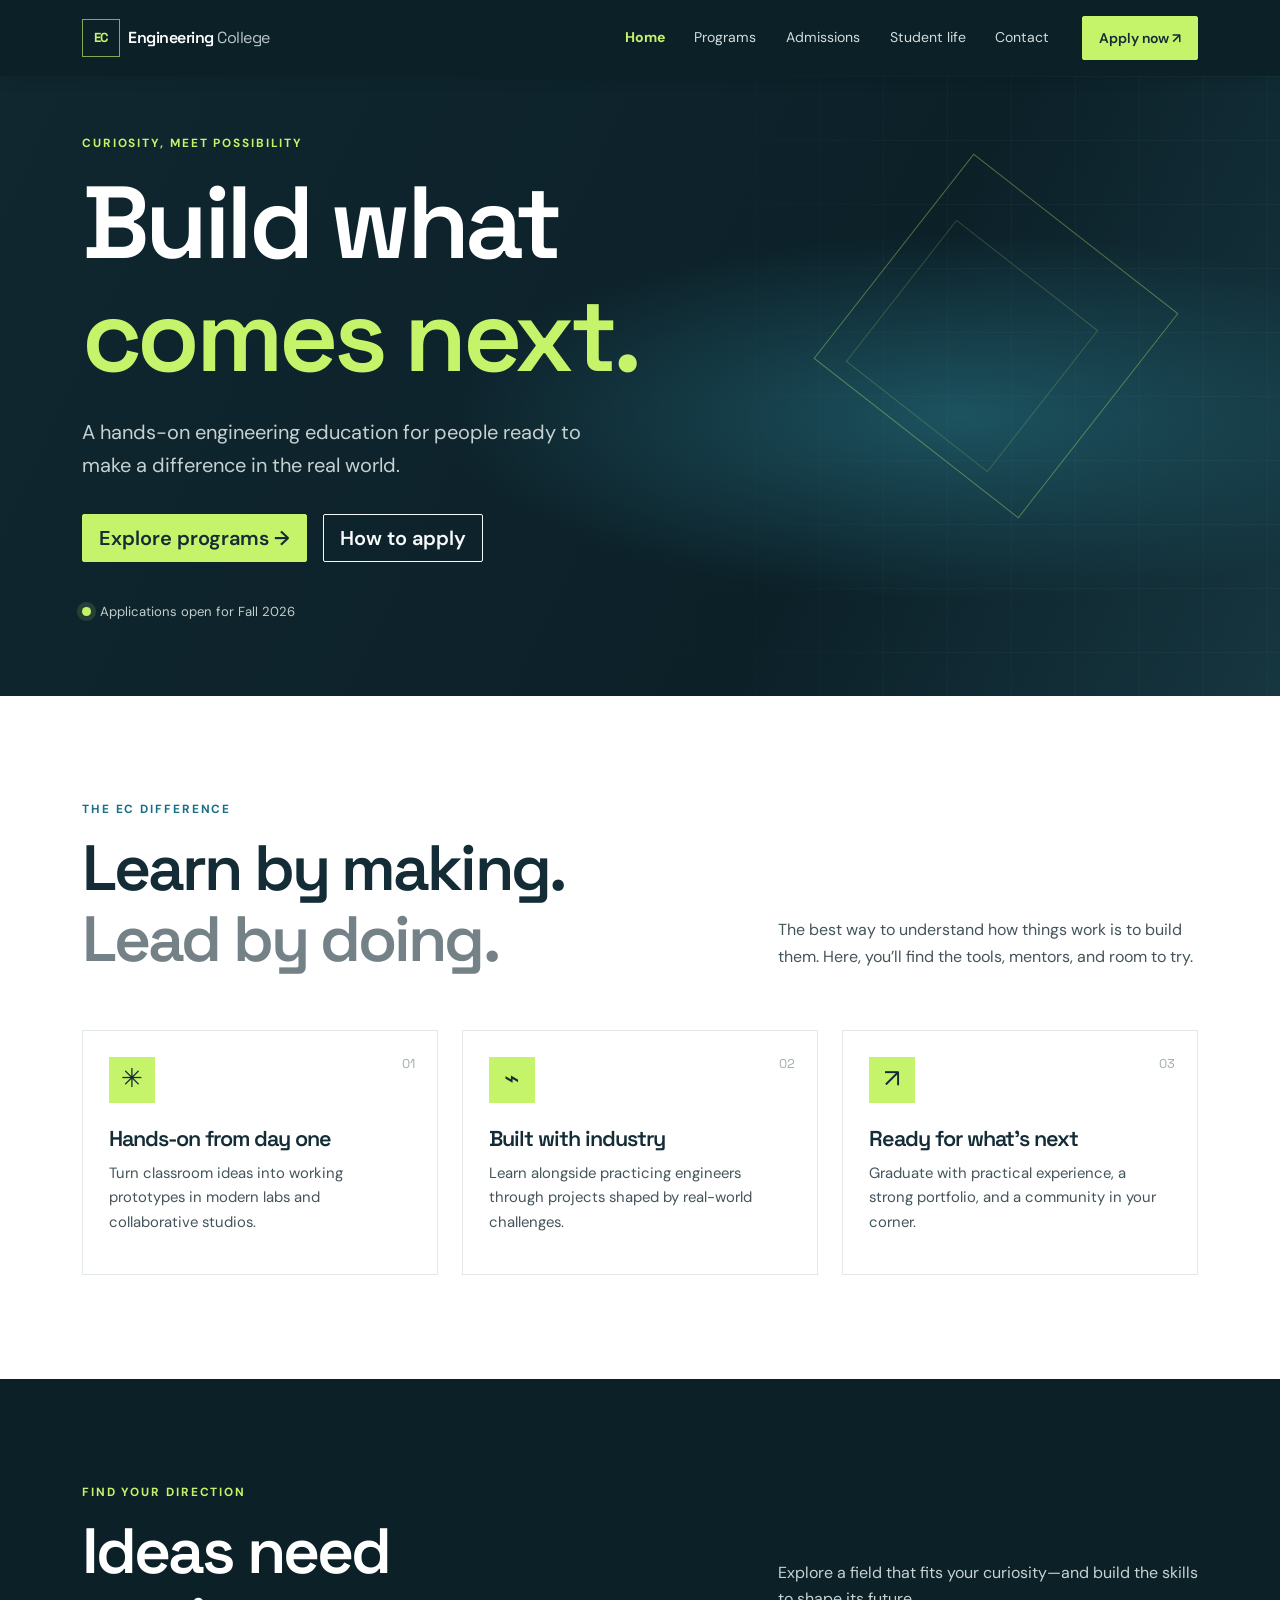
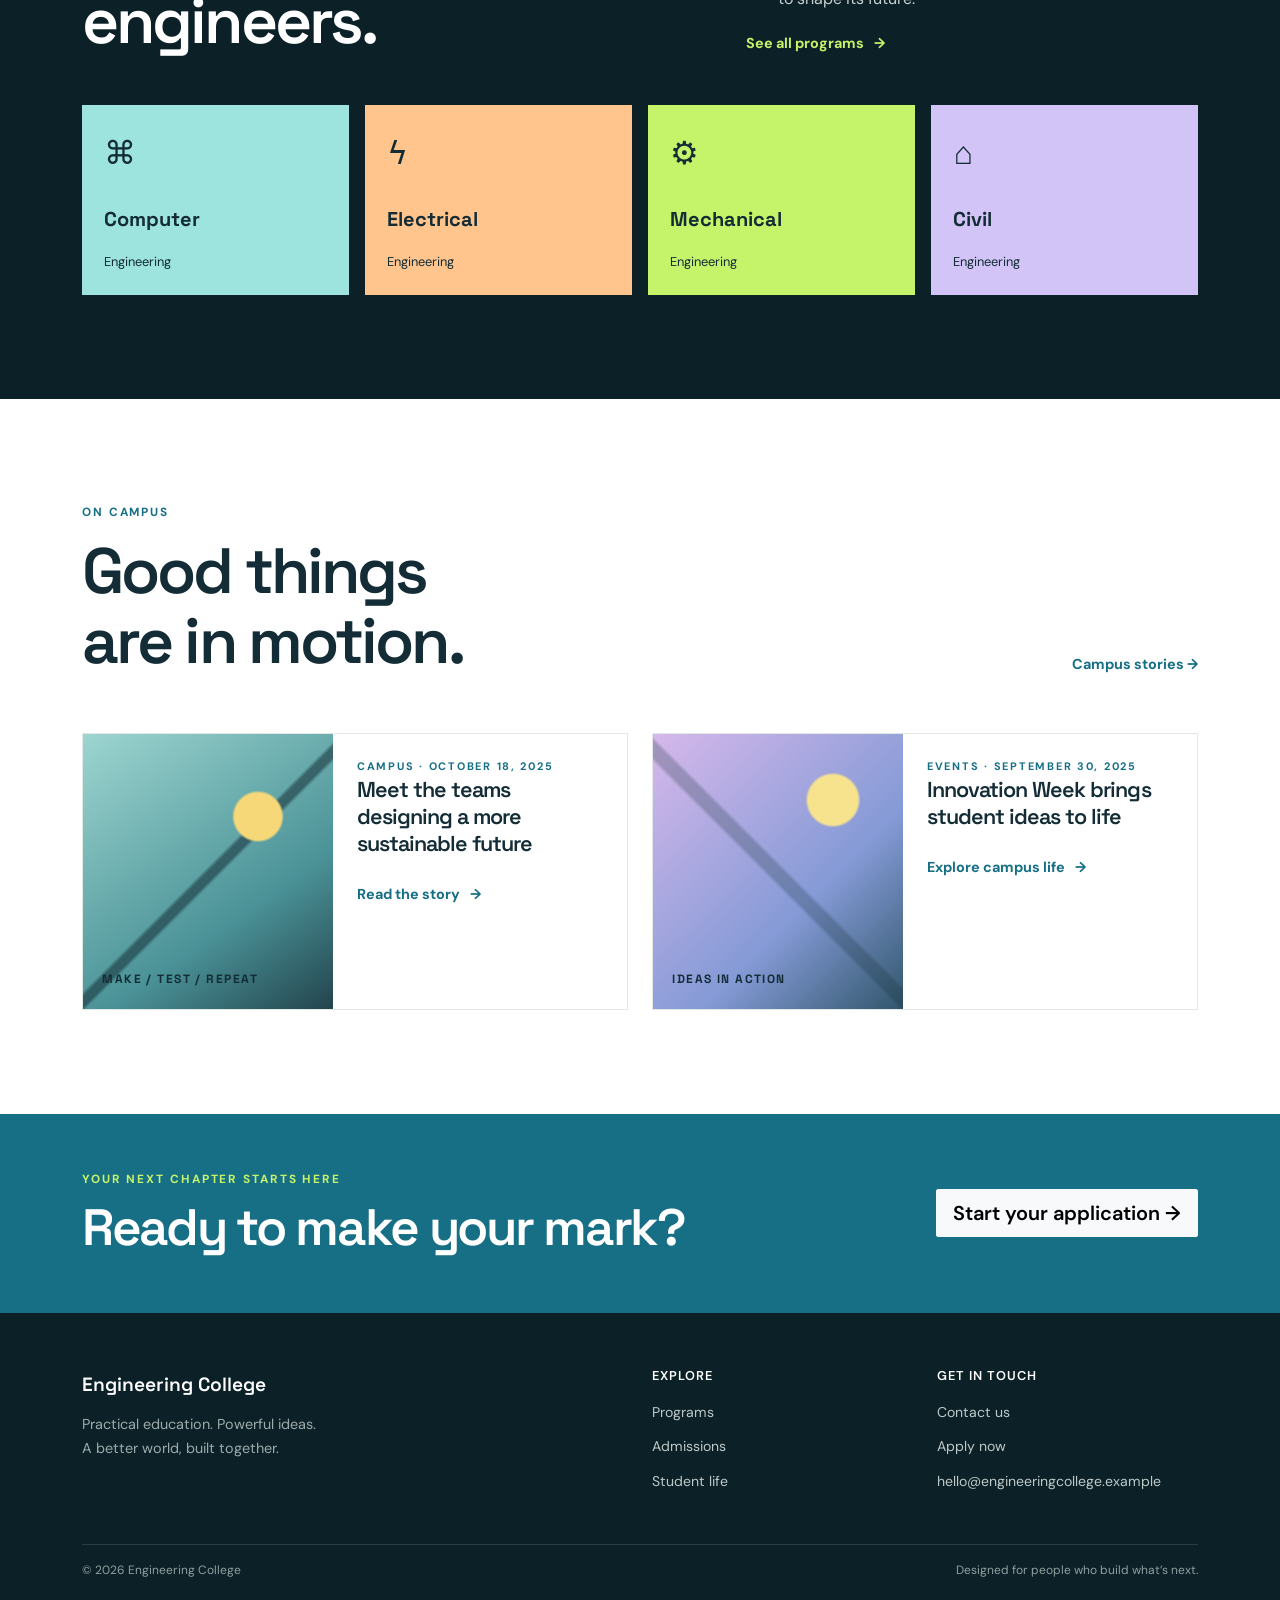
<file: index.html>
<!doctype html>
<html lang="en">
<head>
  <meta charset="utf-8">
  <meta name="viewport" content="width=device-width, initial-scale=1">
  <meta name="description" content="Build what comes next at Engineering College. Explore hands-on engineering programs, student life, and admissions.">
  <title>Engineering College | Build What Comes Next</title>
  <link href="https://cdn.jsdelivr.net/npm/bootstrap@5.3.3/dist/css/bootstrap.min.css" rel="stylesheet" integrity="sha384-QWTKZyjpPEjISv5WaRU9OFeRpok6YctnYmDr5pNlyT2bRjXh0JMhjY6hW+ALEwIH" crossorigin="anonymous">
  <link href="css/styles.css" rel="stylesheet">
  <script src="js/main.js" defer></script>
</head>
<body>
  <a class="skip-link" href="#main-content">Skip to main content</a>
  <header>
    <nav class="navbar navbar-expand-lg navbar-dark fixed-top site-navbar" aria-label="Main navigation">
      <div class="container">
        <a class="navbar-brand d-flex align-items-center gap-2" href="index.html" aria-label="Engineering College home">
          <span class="brand-mark" aria-hidden="true">EC</span><span>Engineering <span class="brand-light">College</span></span>
        </a>
        <button class="navbar-toggler" type="button" data-bs-toggle="collapse" data-bs-target="#siteNavigation" aria-controls="siteNavigation" aria-expanded="false" aria-label="Toggle navigation">
          <span class="navbar-toggler-icon"></span>
        </button>
        <div class="collapse navbar-collapse" id="siteNavigation">
          <ul class="navbar-nav ms-auto align-items-lg-center">
            <li class="nav-item"><a class="nav-link active" href="index.html" aria-current="page">Home</a></li>
            <li class="nav-item"><a class="nav-link" href="about.html">Programs</a></li>
            <li class="nav-item"><a class="nav-link" href="admissions.html">Admissions</a></li>
            <li class="nav-item"><a class="nav-link" href="student-life.html">Student life</a></li>
            <li class="nav-item"><a class="nav-link" href="contact.html">Contact</a></li>
            <li class="nav-item ms-lg-3"><a class="btn btn-primary btn-sm nav-cta" href="register.html">Apply now <span aria-hidden="true">↗</span></a></li>
          </ul>
        </div>
      </div>
    </nav>
  </header>
  <main id="main-content">
    <section class="hero hero-home" aria-labelledby="home-heading">
      <div class="container hero-content">
        <p class="eyebrow text-accent">Curiosity, meet possibility</p>
        <h1 id="home-heading">Build what<br><span class="text-accent">comes next.</span></h1>
        <p class="hero-lead">A hands-on engineering education for people ready to make a difference in the real world.</p>
        <div class="d-flex flex-wrap gap-3">
          <a class="btn btn-primary btn-lg" href="about.html">Explore programs <span aria-hidden="true">→</span></a>
          <a class="btn btn-outline-light btn-lg" href="admissions.html">How to apply</a>
        </div>
        <div class="hero-note"><span class="hero-note-dot" aria-hidden="true"></span> Applications open for Fall 2026</div>
      </div>
      <div class="hero-shape hero-shape-one" aria-hidden="true"></div>
      <div class="hero-shape hero-shape-two" aria-hidden="true"></div>
      <div class="hero-grid" aria-hidden="true"></div>
    </section>

    <section class="section-padding" aria-labelledby="why-heading">
      <div class="container">
        <div class="section-heading d-md-flex justify-content-between align-items-end">
          <div><p class="eyebrow">The EC difference</p><h2 id="why-heading">Learn by making.<br><span class="text-muted-custom">Lead by doing.</span></h2></div>
          <p class="section-intro">The best way to understand how things work is to build them. Here, you’ll find the tools, mentors, and room to try.</p>
        </div>
        <div class="row g-4 mt-2">
          <div class="col-md-4"><article class="feature-card"><span class="feature-number">01</span><div class="feature-icon" aria-hidden="true">✳</div><h3>Hands-on from day one</h3><p>Turn classroom ideas into working prototypes in modern labs and collaborative studios.</p></article></div>
          <div class="col-md-4"><article class="feature-card"><span class="feature-number">02</span><div class="feature-icon" aria-hidden="true">⌁</div><h3>Built with industry</h3><p>Learn alongside practicing engineers through projects shaped by real-world challenges.</p></article></div>
          <div class="col-md-4"><article class="feature-card"><span class="feature-number">03</span><div class="feature-icon" aria-hidden="true">↗</div><h3>Ready for what’s next</h3><p>Graduate with practical experience, a strong portfolio, and a community in your corner.</p></article></div>
        </div>
      </div>
    </section>

    <section class="program-band section-padding" aria-labelledby="program-band-heading">
      <div class="container">
        <div class="section-heading d-md-flex justify-content-between align-items-end">
          <div><p class="eyebrow text-accent">Find your direction</p><h2 id="program-band-heading">Ideas need<br>engineers.</h2></div>
          <div><p class="section-intro">Explore a field that fits your curiosity—and build the skills to shape its future.</p><a class="text-link" href="about.html">See all programs <span aria-hidden="true">→</span></a></div>
        </div>
        <div class="row g-3 mt-4">
          <div class="col-6 col-lg-3"><a class="discipline-card discipline-cyan" href="about.html#computer"><span aria-hidden="true">⌘</span><strong>Computer</strong><small>Engineering</small></a></div>
          <div class="col-6 col-lg-3"><a class="discipline-card discipline-orange" href="about.html#electrical"><span aria-hidden="true">ϟ</span><strong>Electrical</strong><small>Engineering</small></a></div>
          <div class="col-6 col-lg-3"><a class="discipline-card discipline-lime" href="about.html#mechanical"><span aria-hidden="true">⚙</span><strong>Mechanical</strong><small>Engineering</small></a></div>
          <div class="col-6 col-lg-3"><a class="discipline-card discipline-purple" href="about.html#civil"><span aria-hidden="true">⌂</span><strong>Civil</strong><small>Engineering</small></a></div>
        </div>
      </div>
    </section>

    <section class="section-padding" aria-labelledby="news-heading">
      <div class="container">
        <div class="section-heading d-flex justify-content-between align-items-end">
          <div><p class="eyebrow">On campus</p><h2 id="news-heading">Good things<br>are in motion.</h2></div>
          <a class="text-link d-none d-sm-inline" href="student-life.html">Campus stories <span aria-hidden="true">→</span></a>
        </div>
        <div class="row g-4 mt-2">
          <div class="col-md-6"><article class="news-card news-card-feature"><div class="news-art news-art-lab" role="img" aria-label="Abstract illustration of an engineering workshop"><span>MAKE / TEST / REPEAT</span></div><div class="news-card-body"><p class="eyebrow">Campus · October 18, 2025</p><h3>Meet the teams designing a more sustainable future</h3><a class="text-link" href="student-life.html">Read the story <span aria-hidden="true">→</span></a></div></article></div>
          <div class="col-md-6"><article class="news-card news-card-feature"><div class="news-art news-art-event" role="img" aria-label="Abstract illustration celebrating a campus innovation event"><span>IDEAS IN ACTION</span></div><div class="news-card-body"><p class="eyebrow">Events · September 30, 2025</p><h3>Innovation Week brings student ideas to life</h3><a class="text-link" href="student-life.html">Explore campus life <span aria-hidden="true">→</span></a></div></article></div>
        </div>
      </div>
    </section>
    <section class="cta-band" aria-labelledby="cta-heading"><div class="container d-md-flex justify-content-between align-items-center"><div><p class="eyebrow text-accent">Your next chapter starts here</p><h2 id="cta-heading">Ready to make your mark?</h2></div><a class="btn btn-light btn-lg" href="register.html">Start your application <span aria-hidden="true">→</span></a></div></section>
  </main>
  <footer class="site-footer"><div class="container"><div class="row gy-4"><div class="col-md-6"><a class="footer-brand" href="index.html">Engineering College</a><p class="footer-copy">Practical education. Powerful ideas.<br>A better world, built together.</p></div><div class="col-6 col-md-3"><h2 class="footer-title">Explore</h2><ul class="footer-links"><li><a href="about.html">Programs</a></li><li><a href="admissions.html">Admissions</a></li><li><a href="student-life.html">Student life</a></li></ul></div><div class="col-6 col-md-3"><h2 class="footer-title">Get in touch</h2><ul class="footer-links"><li><a href="contact.html">Contact us</a></li><li><a href="register.html">Apply now</a></li><li><a href="mailto:hello@engineeringcollege.example">hello@engineeringcollege.example</a></li></ul></div></div><div class="footer-bottom"><span>© <span data-current-year>2026</span> Engineering College</span><span>Designed for people who build what’s next.</span></div></div></footer>
  <script src="https://cdn.jsdelivr.net/npm/bootstrap@5.3.3/dist/js/bootstrap.bundle.min.js" integrity="sha384-YvpcrYf0tY3lHB60NNkmXc5s9fDVZLESaAA55NDzOxhy9GkcIdslK1eN7N6jIeHz" crossorigin="anonymous"></script>
</body>
</html>
</file>
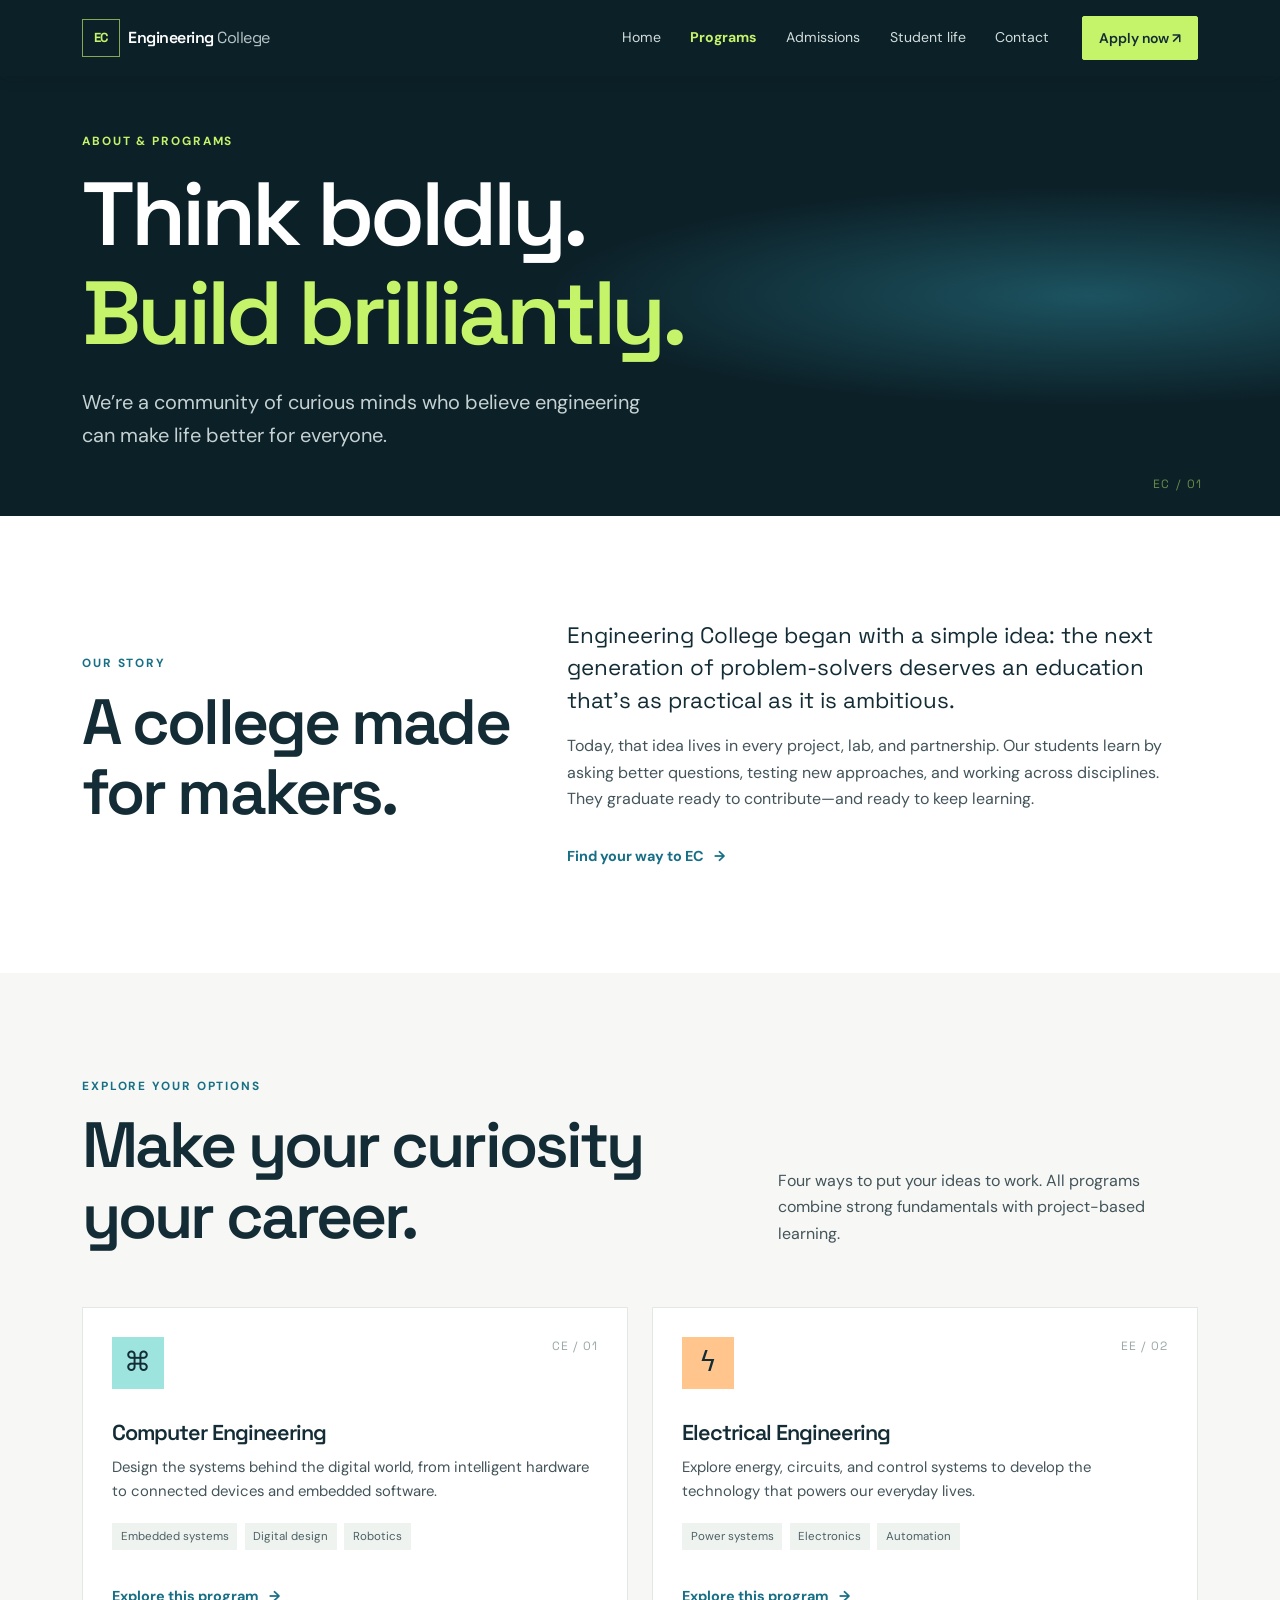
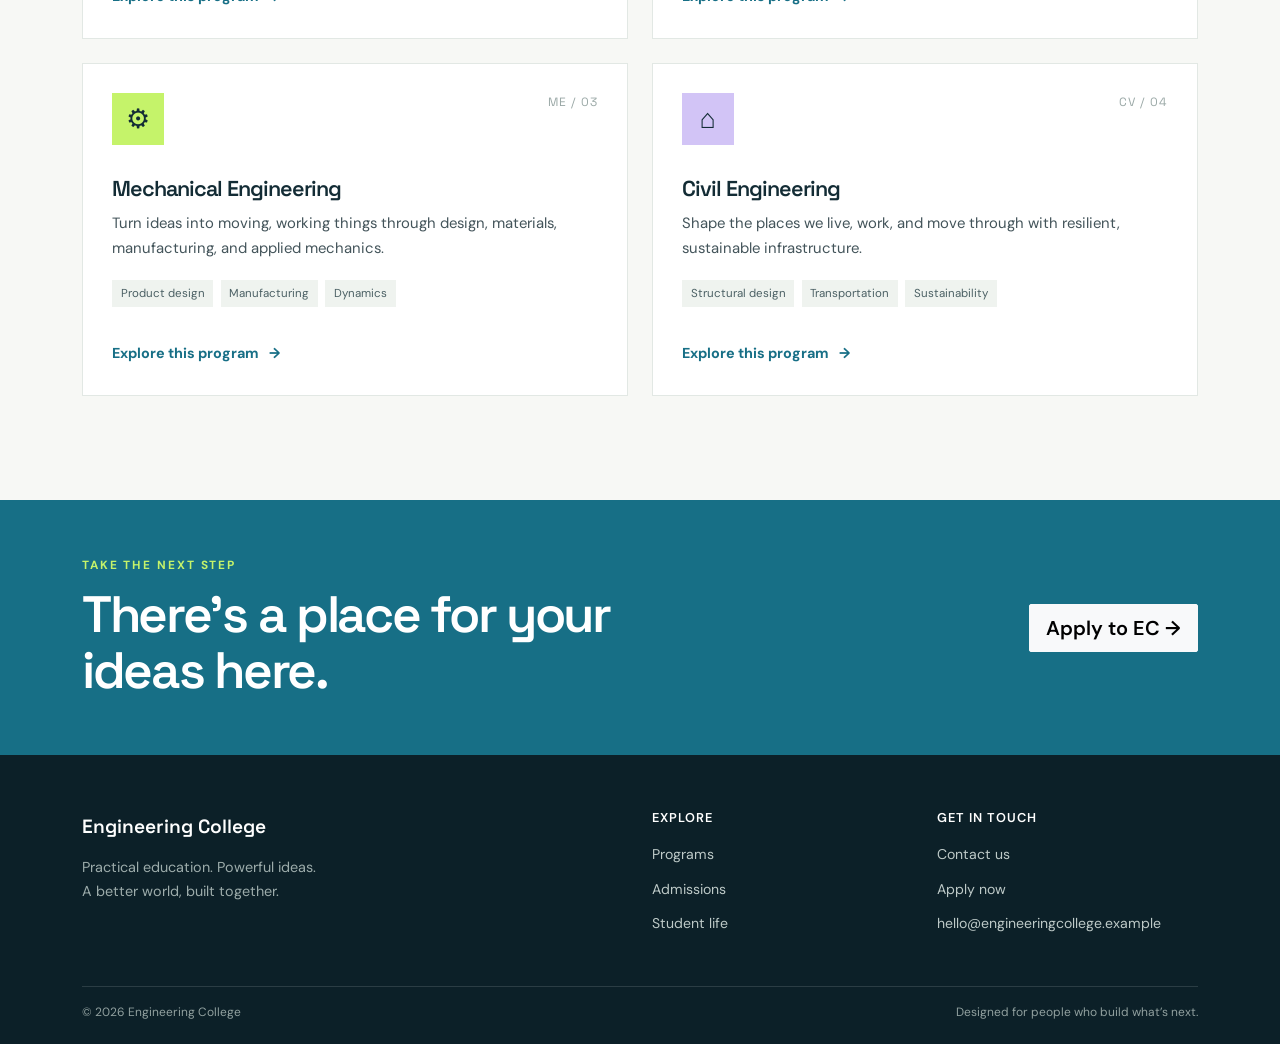
<file: about.html>
<!doctype html>
<html lang="en">
<head>
  <meta charset="utf-8">
  <meta name="viewport" content="width=device-width, initial-scale=1">
  <meta name="description" content="Discover Engineering College's story and explore hands-on engineering programs in computer, electrical, mechanical, and civil engineering.">
  <title>Programs & About | Engineering College</title>
  <link href="https://cdn.jsdelivr.net/npm/bootstrap@5.3.3/dist/css/bootstrap.min.css" rel="stylesheet" integrity="sha384-QWTKZyjpPEjISv5WaRU9OFeRpok6YctnYmDr5pNlyT2bRjXh0JMhjY6hW+ALEwIH" crossorigin="anonymous">
  <link href="css/styles.css" rel="stylesheet"><script src="js/main.js" defer></script>
</head>
<body>
  <a class="skip-link" href="#main-content">Skip to main content</a>
  <header><nav class="navbar navbar-expand-lg navbar-dark fixed-top site-navbar" aria-label="Main navigation"><div class="container"><a class="navbar-brand d-flex align-items-center gap-2" href="index.html" aria-label="Engineering College home"><span class="brand-mark" aria-hidden="true">EC</span><span>Engineering <span class="brand-light">College</span></span></a><button class="navbar-toggler" type="button" data-bs-toggle="collapse" data-bs-target="#siteNavigation" aria-controls="siteNavigation" aria-expanded="false" aria-label="Toggle navigation"><span class="navbar-toggler-icon"></span></button><div class="collapse navbar-collapse" id="siteNavigation"><ul class="navbar-nav ms-auto align-items-lg-center"><li class="nav-item"><a class="nav-link" href="index.html">Home</a></li><li class="nav-item"><a class="nav-link active" href="about.html" aria-current="page">Programs</a></li><li class="nav-item"><a class="nav-link" href="admissions.html">Admissions</a></li><li class="nav-item"><a class="nav-link" href="student-life.html">Student life</a></li><li class="nav-item"><a class="nav-link" href="contact.html">Contact</a></li><li class="nav-item ms-lg-3"><a class="btn btn-primary btn-sm nav-cta" href="register.html">Apply now <span aria-hidden="true">↗</span></a></li></ul></div></div></nav></header>
  <main id="main-content">
    <section class="page-hero" aria-labelledby="page-heading"><div class="container"><p class="eyebrow text-accent">About &amp; programs</p><h1 id="page-heading">Think boldly.<br><span class="text-accent">Build brilliantly.</span></h1><p class="hero-lead">We’re a community of curious minds who believe engineering can make life better for everyone.</p></div><div class="page-hero-mark" aria-hidden="true">EC / 01</div></section>
    <section class="section-padding" aria-labelledby="story-heading"><div class="container"><div class="row g-5 align-items-center"><div class="col-lg-5"><p class="eyebrow">Our story</p><h2 id="story-heading">A college made<br>for makers.</h2></div><div class="col-lg-7"><p class="story-lead">Engineering College began with a simple idea: the next generation of problem-solvers deserves an education that’s as practical as it is ambitious.</p><p>Today, that idea lives in every project, lab, and partnership. Our students learn by asking better questions, testing new approaches, and working across disciplines. They graduate ready to contribute—and ready to keep learning.</p><a class="text-link" href="admissions.html">Find your way to EC <span aria-hidden="true">→</span></a></div></div></div></section>
    <section class="programs-section section-padding" aria-labelledby="programs-heading"><div class="container"><div class="section-heading d-md-flex justify-content-between align-items-end"><div><p class="eyebrow">Explore your options</p><h2 id="programs-heading">Make your curiosity<br>your career.</h2></div><p class="section-intro">Four ways to put your ideas to work. All programs combine strong fundamentals with project-based learning.</p></div>
      <div class="row g-4 mt-2">
        <div class="col-md-6"><article class="program-card" id="computer"><div class="program-card-top"><span class="program-icon icon-cyan" aria-hidden="true">⌘</span><span class="program-code">CE / 01</span></div><h3>Computer Engineering</h3><p>Design the systems behind the digital world, from intelligent hardware to connected devices and embedded software.</p><ul class="program-tags"><li>Embedded systems</li><li>Digital design</li><li>Robotics</li></ul><a href="register.html?program=computer" class="text-link">Explore this program <span aria-hidden="true">→</span></a></article></div>
        <div class="col-md-6"><article class="program-card" id="electrical"><div class="program-card-top"><span class="program-icon icon-orange" aria-hidden="true">ϟ</span><span class="program-code">EE / 02</span></div><h3>Electrical Engineering</h3><p>Explore energy, circuits, and control systems to develop the technology that powers our everyday lives.</p><ul class="program-tags"><li>Power systems</li><li>Electronics</li><li>Automation</li></ul><a href="register.html?program=electrical" class="text-link">Explore this program <span aria-hidden="true">→</span></a></article></div>
        <div class="col-md-6"><article class="program-card" id="mechanical"><div class="program-card-top"><span class="program-icon icon-lime" aria-hidden="true">⚙</span><span class="program-code">ME / 03</span></div><h3>Mechanical Engineering</h3><p>Turn ideas into moving, working things through design, materials, manufacturing, and applied mechanics.</p><ul class="program-tags"><li>Product design</li><li>Manufacturing</li><li>Dynamics</li></ul><a href="register.html?program=mechanical" class="text-link">Explore this program <span aria-hidden="true">→</span></a></article></div>
        <div class="col-md-6"><article class="program-card" id="civil"><div class="program-card-top"><span class="program-icon icon-purple" aria-hidden="true">⌂</span><span class="program-code">CV / 04</span></div><h3>Civil Engineering</h3><p>Shape the places we live, work, and move through with resilient, sustainable infrastructure.</p><ul class="program-tags"><li>Structural design</li><li>Transportation</li><li>Sustainability</li></ul><a href="register.html?program=civil" class="text-link">Explore this program <span aria-hidden="true">→</span></a></article></div>
      </div>
    </div></section>
    <section class="cta-band" aria-labelledby="cta-heading"><div class="container d-md-flex justify-content-between align-items-center"><div><p class="eyebrow text-accent">Take the next step</p><h2 id="cta-heading">There’s a place for your ideas here.</h2></div><a class="btn btn-light btn-lg" href="register.html">Apply to EC <span aria-hidden="true">→</span></a></div></section>
  </main>
  <footer class="site-footer"><div class="container"><div class="row gy-4"><div class="col-md-6"><a class="footer-brand" href="index.html">Engineering College</a><p class="footer-copy">Practical education. Powerful ideas.<br>A better world, built together.</p></div><div class="col-6 col-md-3"><h2 class="footer-title">Explore</h2><ul class="footer-links"><li><a href="about.html">Programs</a></li><li><a href="admissions.html">Admissions</a></li><li><a href="student-life.html">Student life</a></li></ul></div><div class="col-6 col-md-3"><h2 class="footer-title">Get in touch</h2><ul class="footer-links"><li><a href="contact.html">Contact us</a></li><li><a href="register.html">Apply now</a></li><li><a href="mailto:hello@engineeringcollege.example">hello@engineeringcollege.example</a></li></ul></div></div><div class="footer-bottom"><span>© <span data-current-year>2026</span> Engineering College</span><span>Designed for people who build what’s next.</span></div></div></footer>
  <script src="https://cdn.jsdelivr.net/npm/bootstrap@5.3.3/dist/js/bootstrap.bundle.min.js" integrity="sha384-YvpcrYf0tY3lHB60NNkmXc5s9fDVZLESaAA55NDzOxhy9GkcIdslK1eN7N6jIeHz" crossorigin="anonymous"></script>
</body>
</html>
</file>
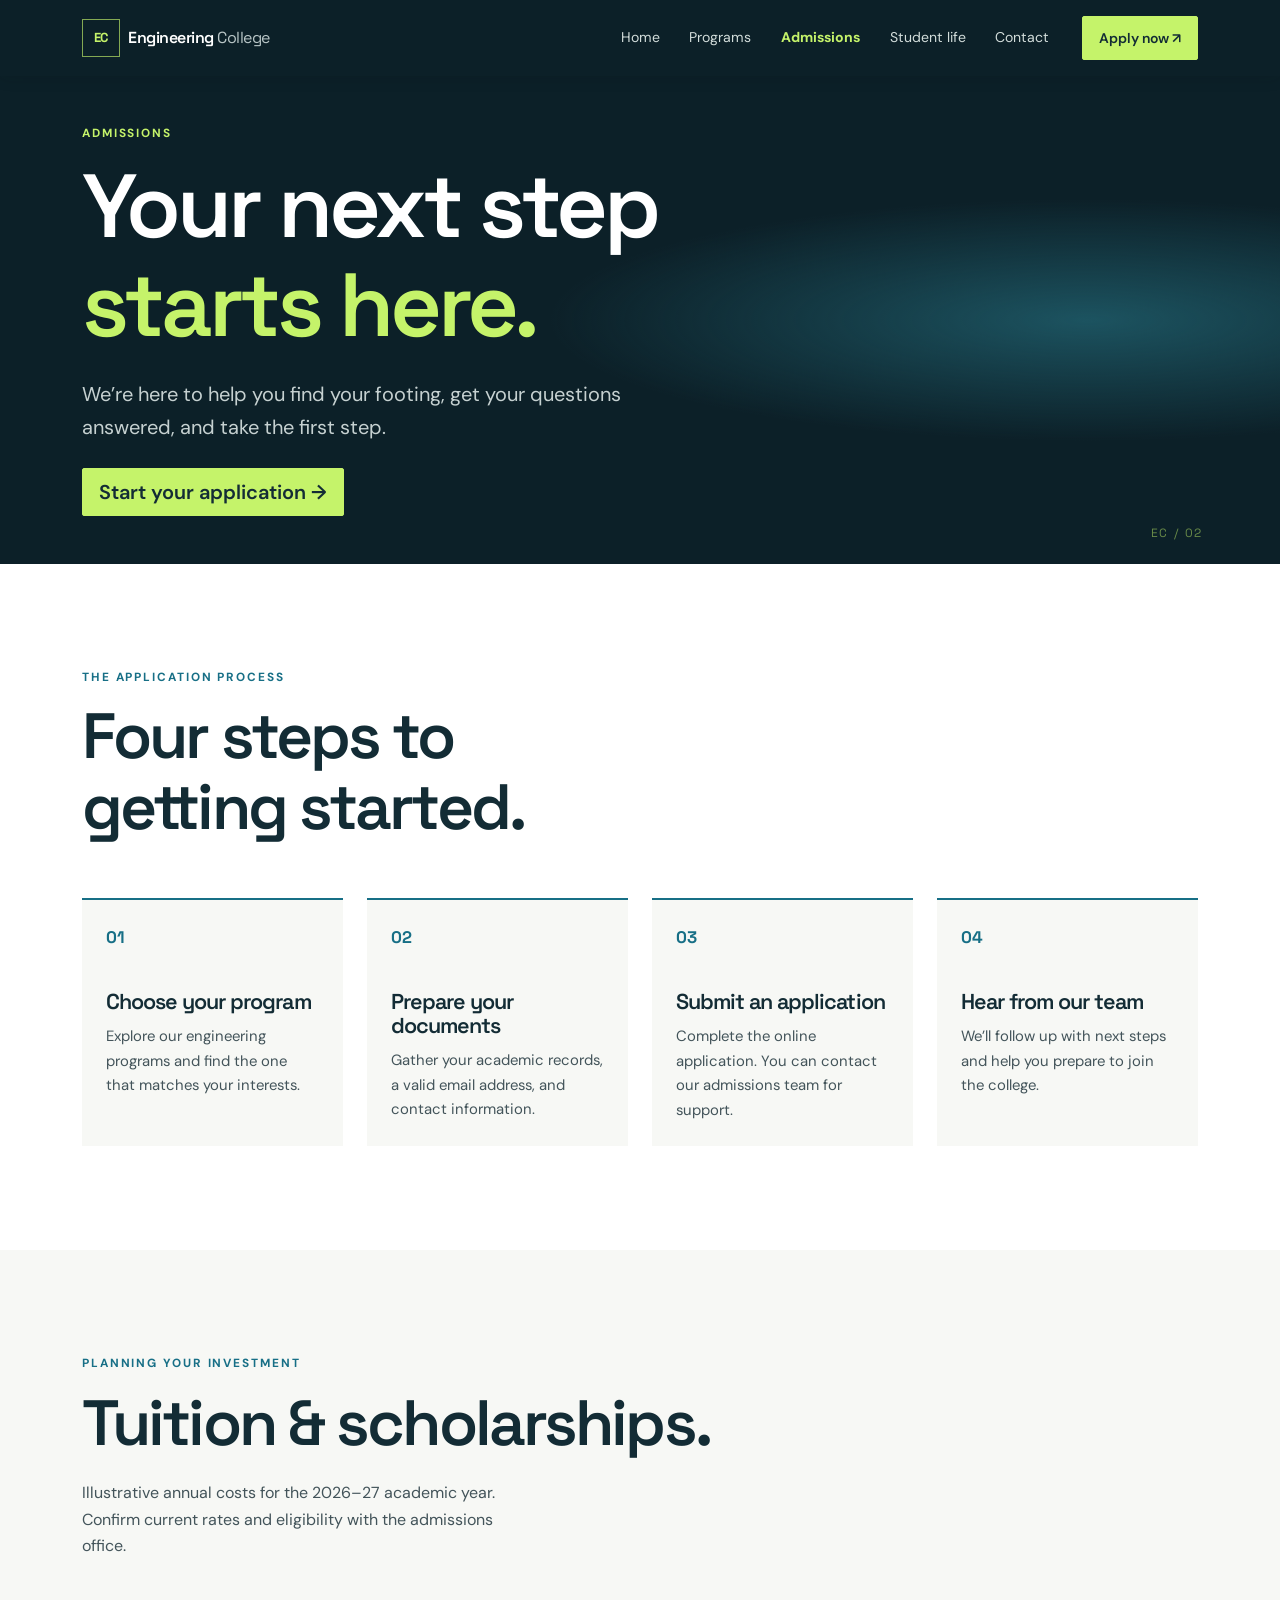
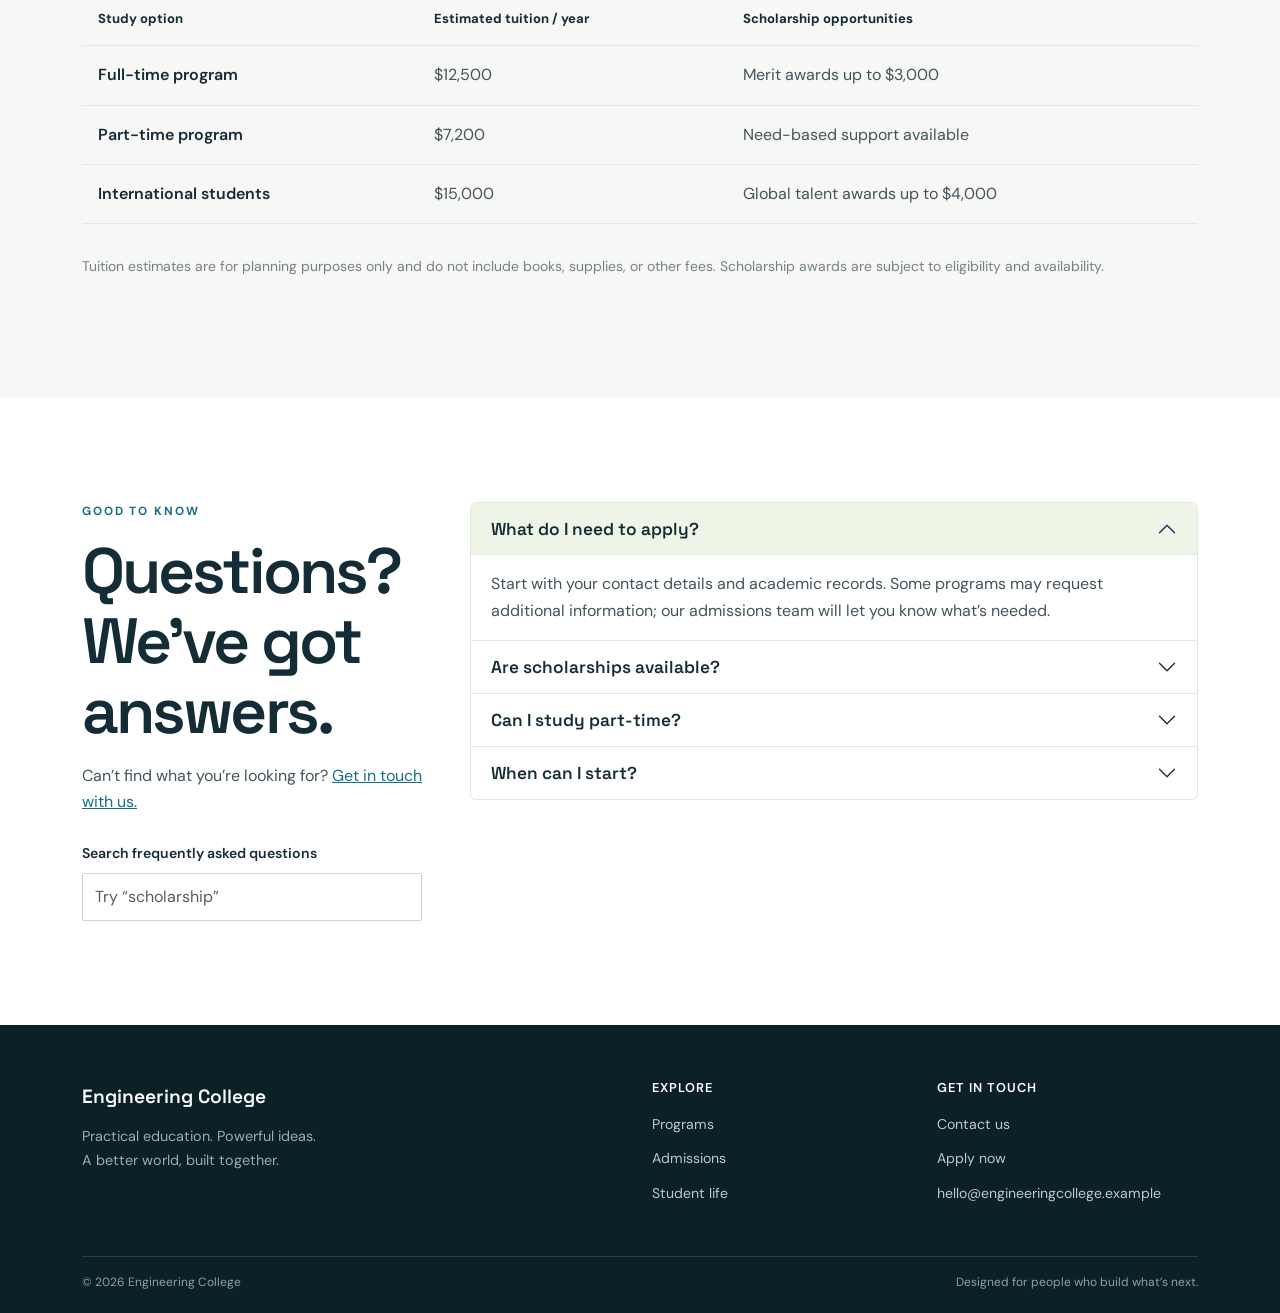
<file: admissions.html>
<!doctype html>
<html lang="en">
<head>
  <meta charset="utf-8"><meta name="viewport" content="width=device-width, initial-scale=1">
  <meta name="description" content="Learn about applying to Engineering College, admission requirements, tuition, scholarships, and frequently asked questions.">
  <title>Admissions | Engineering College</title>
  <link href="https://cdn.jsdelivr.net/npm/bootstrap@5.3.3/dist/css/bootstrap.min.css" rel="stylesheet" integrity="sha384-QWTKZyjpPEjISv5WaRU9OFeRpok6YctnYmDr5pNlyT2bRjXh0JMhjY6hW+ALEwIH" crossorigin="anonymous">
  <link href="css/styles.css" rel="stylesheet"><script src="js/main.js" defer></script>
</head>
<body>
  <a class="skip-link" href="#main-content">Skip to main content</a>
  <header><nav class="navbar navbar-expand-lg navbar-dark fixed-top site-navbar" aria-label="Main navigation"><div class="container"><a class="navbar-brand d-flex align-items-center gap-2" href="index.html" aria-label="Engineering College home"><span class="brand-mark" aria-hidden="true">EC</span><span>Engineering <span class="brand-light">College</span></span></a><button class="navbar-toggler" type="button" data-bs-toggle="collapse" data-bs-target="#siteNavigation" aria-controls="siteNavigation" aria-expanded="false" aria-label="Toggle navigation"><span class="navbar-toggler-icon"></span></button><div class="collapse navbar-collapse" id="siteNavigation"><ul class="navbar-nav ms-auto align-items-lg-center"><li class="nav-item"><a class="nav-link" href="index.html">Home</a></li><li class="nav-item"><a class="nav-link" href="about.html">Programs</a></li><li class="nav-item"><a class="nav-link active" href="admissions.html" aria-current="page">Admissions</a></li><li class="nav-item"><a class="nav-link" href="student-life.html">Student life</a></li><li class="nav-item"><a class="nav-link" href="contact.html">Contact</a></li><li class="nav-item ms-lg-3"><a class="btn btn-primary btn-sm nav-cta" href="register.html">Apply now <span aria-hidden="true">↗</span></a></li></ul></div></div></nav></header>
  <main id="main-content">
    <section class="page-hero" aria-labelledby="page-heading"><div class="container"><p class="eyebrow text-accent">Admissions</p><h1 id="page-heading">Your next step<br><span class="text-accent">starts here.</span></h1><p class="hero-lead">We’re here to help you find your footing, get your questions answered, and take the first step.</p><a class="btn btn-primary btn-lg mt-3" href="register.html">Start your application <span aria-hidden="true">→</span></a></div><div class="page-hero-mark" aria-hidden="true">EC / 02</div></section>
    <section class="section-padding" aria-labelledby="steps-heading"><div class="container"><div class="section-heading"><p class="eyebrow">The application process</p><h2 id="steps-heading">Four steps to<br>getting started.</h2></div><div class="row g-4 mt-2"><div class="col-sm-6 col-lg-3"><article class="step-card"><span class="step-number">01</span><h3>Choose your program</h3><p>Explore our engineering programs and find the one that matches your interests.</p></article></div><div class="col-sm-6 col-lg-3"><article class="step-card"><span class="step-number">02</span><h3>Prepare your documents</h3><p>Gather your academic records, a valid email address, and contact information.</p></article></div><div class="col-sm-6 col-lg-3"><article class="step-card"><span class="step-number">03</span><h3>Submit an application</h3><p>Complete the online application. You can contact our admissions team for support.</p></article></div><div class="col-sm-6 col-lg-3"><article class="step-card"><span class="step-number">04</span><h3>Hear from our team</h3><p>We’ll follow up with next steps and help you prepare to join the college.</p></article></div></div></div></section>
    <section class="tuition-section section-padding" aria-labelledby="tuition-heading"><div class="container"><div class="section-heading"><p class="eyebrow">Planning your investment</p><h2 id="tuition-heading">Tuition &amp; scholarships.</h2><p class="section-intro">Illustrative annual costs for the 2026–27 academic year. Confirm current rates and eligibility with the admissions office.</p></div><div class="table-responsive mt-4"><table class="table tuition-table"><caption class="visually-hidden">Estimated annual tuition and scholarships for 2026–27</caption><thead><tr><th scope="col">Study option</th><th scope="col">Estimated tuition / year</th><th scope="col">Scholarship opportunities</th></tr></thead><tbody><tr><th scope="row">Full-time program</th><td>$12,500</td><td>Merit awards up to $3,000</td></tr><tr><th scope="row">Part-time program</th><td>$7,200</td><td>Need-based support available</td></tr><tr><th scope="row">International students</th><td>$15,000</td><td>Global talent awards up to $4,000</td></tr></tbody></table></div><p class="small text-muted-custom mt-3">Tuition estimates are for planning purposes only and do not include books, supplies, or other fees. Scholarship awards are subject to eligibility and availability.</p></div></section>
    <section class="section-padding" aria-labelledby="faq-heading"><div class="container"><div class="row g-5"><div class="col-lg-4"><p class="eyebrow">Good to know</p><h2 id="faq-heading">Questions?<br>We’ve got answers.</h2><p class="mt-3">Can’t find what you’re looking for? <a href="contact.html">Get in touch with us.</a></p><div class="mt-4"><label class="form-label" for="faqSearch">Search frequently asked questions</label><input id="faqSearch" class="form-control" type="search" placeholder="Try “scholarship”" aria-controls="admissionsFaq"></div></div><div class="col-lg-8"><div class="accordion faq-accordion" id="admissionsFaq">
      <div class="accordion-item faq-item"><h3 class="accordion-header"><button class="accordion-button" type="button" data-bs-toggle="collapse" data-bs-target="#faqOne" aria-expanded="true" aria-controls="faqOne">What do I need to apply?</button></h3><div id="faqOne" class="accordion-collapse collapse show" data-bs-parent="#admissionsFaq"><div class="accordion-body">Start with your contact details and academic records. Some programs may request additional information; our admissions team will let you know what’s needed.</div></div></div>
      <div class="accordion-item faq-item"><h3 class="accordion-header"><button class="accordion-button collapsed" type="button" data-bs-toggle="collapse" data-bs-target="#faqTwo" aria-expanded="false" aria-controls="faqTwo">Are scholarships available?</button></h3><div id="faqTwo" class="accordion-collapse collapse" data-bs-parent="#admissionsFaq"><div class="accordion-body">Yes. Merit-based and need-based opportunities may be available. Awards depend on eligibility, funding, and the application cycle.</div></div></div>
      <div class="accordion-item faq-item"><h3 class="accordion-header"><button class="accordion-button collapsed" type="button" data-bs-toggle="collapse" data-bs-target="#faqThree" aria-expanded="false" aria-controls="faqThree">Can I study part-time?</button></h3><div id="faqThree" class="accordion-collapse collapse" data-bs-parent="#admissionsFaq"><div class="accordion-body">Selected programs offer part-time study options. Contact our admissions team to discuss schedules and program availability.</div></div></div>
      <div class="accordion-item faq-item"><h3 class="accordion-header"><button class="accordion-button collapsed" type="button" data-bs-toggle="collapse" data-bs-target="#faqFour" aria-expanded="false" aria-controls="faqFour">When can I start?</button></h3><div id="faqFour" class="accordion-collapse collapse" data-bs-parent="#admissionsFaq"><div class="accordion-body">The main intake is Fall 2026. Ask admissions about application dates and availability for your chosen program.</div></div></div>
    </div><p id="faqNoResults" class="text-muted-custom mt-3" role="status" hidden>No questions match that search.</p></div></div></div></section>
  </main>
  <footer class="site-footer"><div class="container"><div class="row gy-4"><div class="col-md-6"><a class="footer-brand" href="index.html">Engineering College</a><p class="footer-copy">Practical education. Powerful ideas.<br>A better world, built together.</p></div><div class="col-6 col-md-3"><h2 class="footer-title">Explore</h2><ul class="footer-links"><li><a href="about.html">Programs</a></li><li><a href="admissions.html">Admissions</a></li><li><a href="student-life.html">Student life</a></li></ul></div><div class="col-6 col-md-3"><h2 class="footer-title">Get in touch</h2><ul class="footer-links"><li><a href="contact.html">Contact us</a></li><li><a href="register.html">Apply now</a></li><li><a href="mailto:hello@engineeringcollege.example">hello@engineeringcollege.example</a></li></ul></div></div><div class="footer-bottom"><span>© <span data-current-year>2026</span> Engineering College</span><span>Designed for people who build what’s next.</span></div></div></footer>
  <script src="https://cdn.jsdelivr.net/npm/bootstrap@5.3.3/dist/js/bootstrap.bundle.min.js" integrity="sha384-YvpcrYf0tY3lHB60NNkmXc5s9fDVZLESaAA55NDzOxhy9GkcIdslK1eN7N6jIeHz" crossorigin="anonymous"></script>
</body>
</html>
</file>
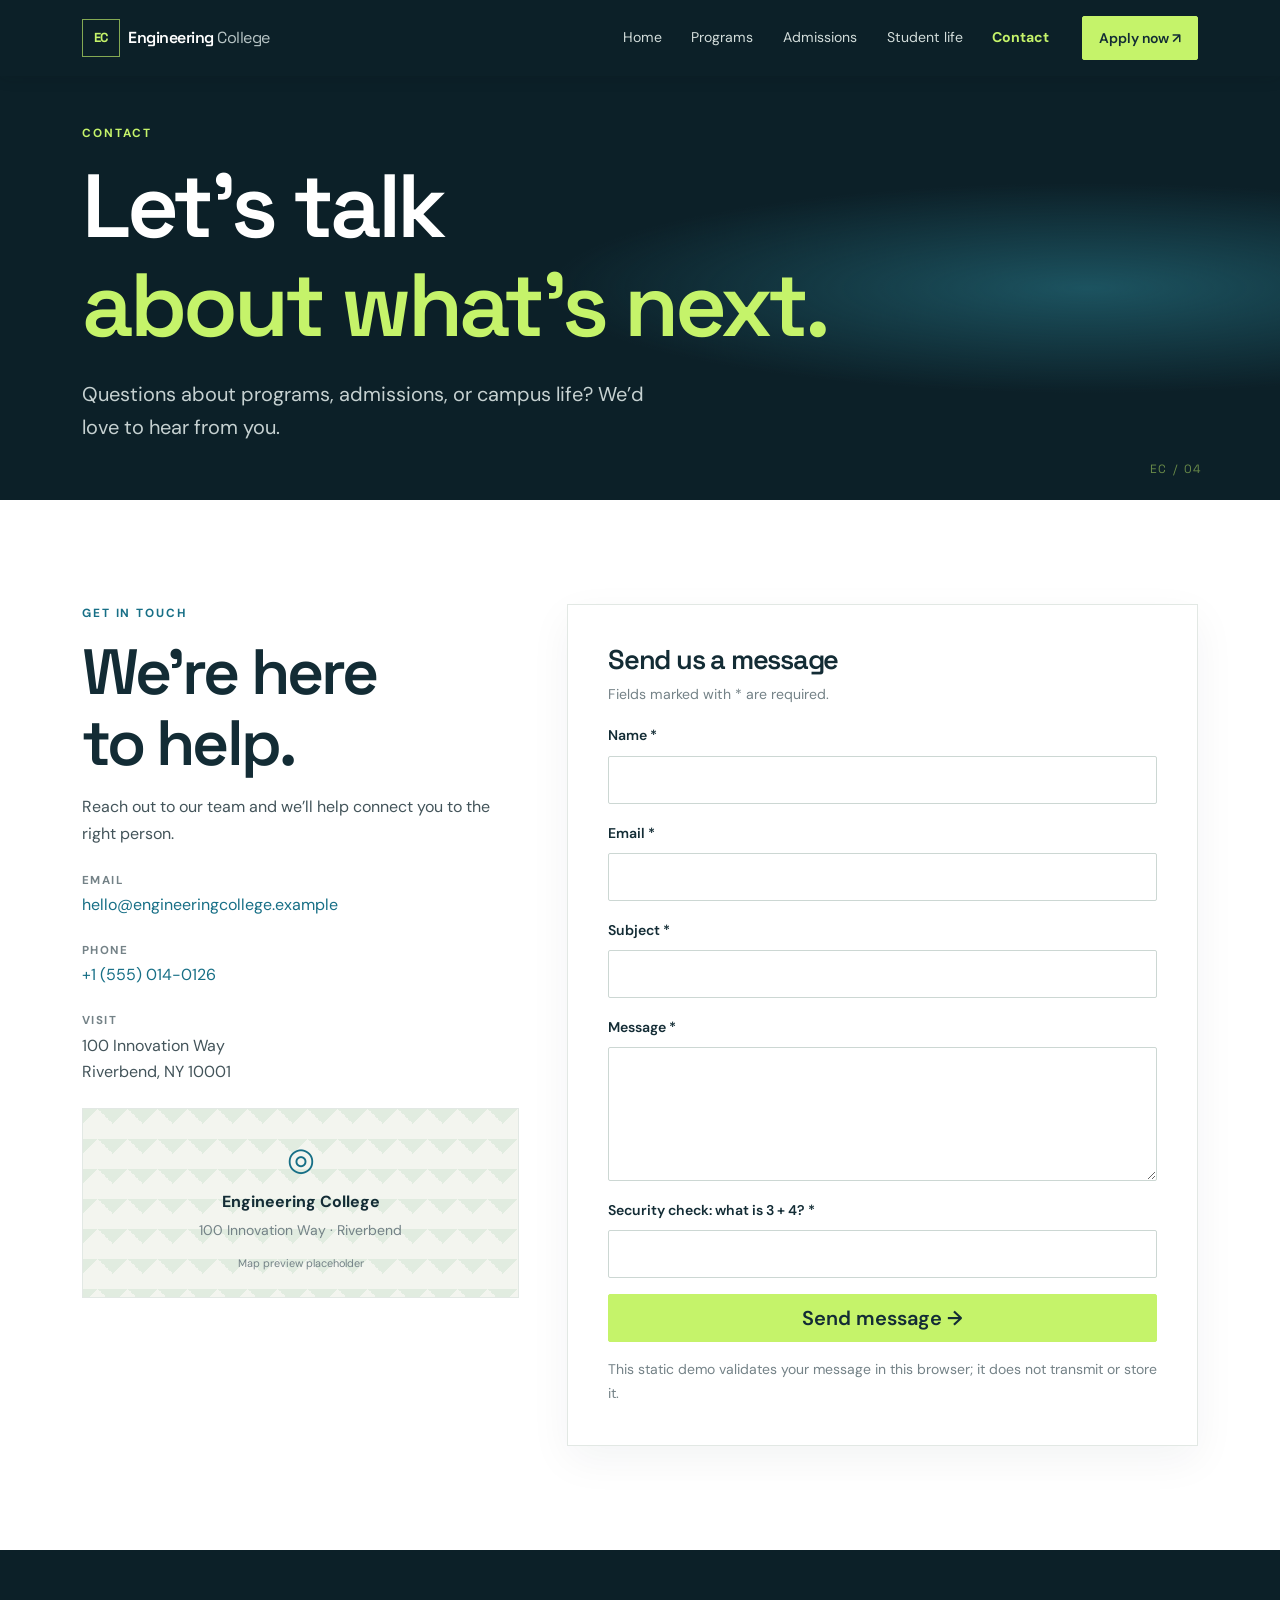
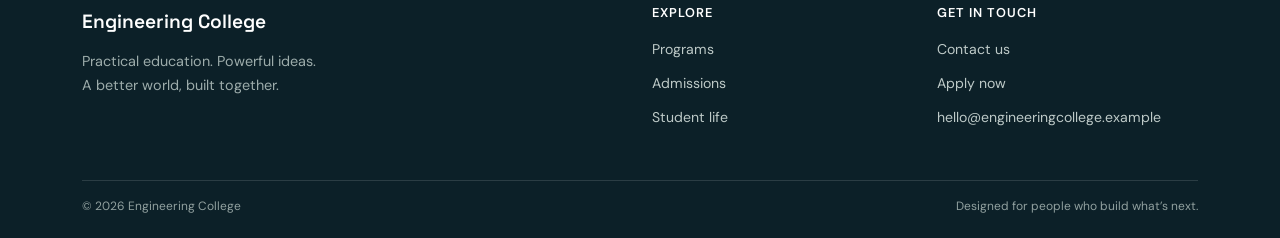
<file: contact.html>
<!doctype html>
<html lang="en">
<head>
  <meta charset="utf-8"><meta name="viewport" content="width=device-width, initial-scale=1">
  <meta name="description" content="Get in touch with the Engineering College admissions and student support teams.">
  <title>Contact | Engineering College</title>
  <link href="https://cdn.jsdelivr.net/npm/bootstrap@5.3.3/dist/css/bootstrap.min.css" rel="stylesheet" integrity="sha384-QWTKZyjpPEjISv5WaRU9OFeRpok6YctnYmDr5pNlyT2bRjXh0JMhjY6hW+ALEwIH" crossorigin="anonymous">
  <link href="css/styles.css" rel="stylesheet"><script src="js/main.js" defer></script>
</head>
<body>
  <a class="skip-link" href="#main-content">Skip to main content</a>
  <header><nav class="navbar navbar-expand-lg navbar-dark fixed-top site-navbar" aria-label="Main navigation"><div class="container"><a class="navbar-brand d-flex align-items-center gap-2" href="index.html" aria-label="Engineering College home"><span class="brand-mark" aria-hidden="true">EC</span><span>Engineering <span class="brand-light">College</span></span></a><button class="navbar-toggler" type="button" data-bs-toggle="collapse" data-bs-target="#siteNavigation" aria-controls="siteNavigation" aria-expanded="false" aria-label="Toggle navigation"><span class="navbar-toggler-icon"></span></button><div class="collapse navbar-collapse" id="siteNavigation"><ul class="navbar-nav ms-auto align-items-lg-center"><li class="nav-item"><a class="nav-link" href="index.html">Home</a></li><li class="nav-item"><a class="nav-link" href="about.html">Programs</a></li><li class="nav-item"><a class="nav-link" href="admissions.html">Admissions</a></li><li class="nav-item"><a class="nav-link" href="student-life.html">Student life</a></li><li class="nav-item"><a class="nav-link active" href="contact.html" aria-current="page">Contact</a></li><li class="nav-item ms-lg-3"><a class="btn btn-primary btn-sm nav-cta" href="register.html">Apply now <span aria-hidden="true">↗</span></a></li></ul></div></div></nav></header>
  <main id="main-content">
    <section class="page-hero page-hero-short" aria-labelledby="page-heading"><div class="container"><p class="eyebrow text-accent">Contact</p><h1 id="page-heading">Let’s talk<br><span class="text-accent">about what’s next.</span></h1><p class="hero-lead">Questions about programs, admissions, or campus life? We’d love to hear from you.</p></div><div class="page-hero-mark" aria-hidden="true">EC / 04</div></section>
    <section class="section-padding" aria-labelledby="contact-heading"><div class="container"><div class="row g-5"><div class="col-lg-5"><p class="eyebrow">Get in touch</p><h2 id="contact-heading">We’re here<br>to help.</h2><p class="mt-3">Reach out to our team and we’ll help connect you to the right person.</p><div class="contact-details mt-4"><div><span class="contact-label">Email</span><a href="mailto:hello@engineeringcollege.example">hello@engineeringcollege.example</a></div><div><span class="contact-label">Phone</span><a href="tel:+15550140126">+1 (555) 014-0126</a></div><div><span class="contact-label">Visit</span><address>100 Innovation Way<br>Riverbend, NY 10001</address></div><div class="map-placeholder" role="img" aria-label="Map placeholder showing Engineering College at 100 Innovation Way, Riverbend"><span aria-hidden="true">◎</span><strong>Engineering College</strong><small>100 Innovation Way · Riverbend</small><span class="map-note">Map preview placeholder</span></div></div></div>
      <div class="col-lg-7"><form id="contactForm" class="form-panel" novalidate><h3>Send us a message</h3><p class="form-help">Fields marked with <span aria-hidden="true">*</span> are required.</p><div class="mb-3"><label class="form-label" for="contactName">Name <span aria-hidden="true">*</span></label><input class="form-control" id="contactName" name="name" autocomplete="name" required aria-describedby="contactNameError"><div class="invalid-feedback" id="contactNameError">Please enter your name.</div></div><div class="mb-3"><label class="form-label" for="contactEmail">Email <span aria-hidden="true">*</span></label><input class="form-control" id="contactEmail" name="email" type="email" autocomplete="email" required aria-describedby="contactEmailError"><div class="invalid-feedback" id="contactEmailError">Enter a valid email address.</div></div><div class="mb-3"><label class="form-label" for="contactSubject">Subject <span aria-hidden="true">*</span></label><input class="form-control" id="contactSubject" name="subject" required aria-describedby="contactSubjectError"><div class="invalid-feedback" id="contactSubjectError">Please add a subject.</div></div><div class="mb-3"><label class="form-label" for="contactMessage">Message <span aria-hidden="true">*</span></label><textarea class="form-control" id="contactMessage" name="message" rows="5" required aria-describedby="contactMessageError"></textarea><div class="invalid-feedback" id="contactMessageError">Please enter your message.</div></div><div class="mb-3"><label class="form-label" for="captchaAnswer">Security check: what is 3 + 4? <span aria-hidden="true">*</span></label><input class="form-control" id="captchaAnswer" name="captcha" type="number" inputmode="numeric" required aria-describedby="captchaError"><div class="invalid-feedback" id="captchaError">Please enter the correct answer (7).</div></div><div class="honeypot" aria-hidden="true"><label for="contactWebsite">Leave this field empty</label><input id="contactWebsite" name="website" tabindex="-1" autocomplete="off"></div><button class="btn btn-primary btn-lg w-100" type="submit">Send message <span aria-hidden="true">→</span></button><div class="form-feedback mt-3" id="contactFeedback" role="status" aria-live="polite" tabindex="-1"></div><p class="small text-muted-custom mt-3 mb-0">This static demo validates your message in this browser; it does not transmit or store it.</p></form></div></div></div></section>
  </main>
  <footer class="site-footer"><div class="container"><div class="row gy-4"><div class="col-md-6"><a class="footer-brand" href="index.html">Engineering College</a><p class="footer-copy">Practical education. Powerful ideas.<br>A better world, built together.</p></div><div class="col-6 col-md-3"><h2 class="footer-title">Explore</h2><ul class="footer-links"><li><a href="about.html">Programs</a></li><li><a href="admissions.html">Admissions</a></li><li><a href="student-life.html">Student life</a></li></ul></div><div class="col-6 col-md-3"><h2 class="footer-title">Get in touch</h2><ul class="footer-links"><li><a href="contact.html">Contact us</a></li><li><a href="register.html">Apply now</a></li><li><a href="mailto:hello@engineeringcollege.example">hello@engineeringcollege.example</a></li></ul></div></div><div class="footer-bottom"><span>© <span data-current-year>2026</span> Engineering College</span><span>Designed for people who build what’s next.</span></div></div></footer>
  <script src="https://cdn.jsdelivr.net/npm/bootstrap@5.3.3/dist/js/bootstrap.bundle.min.js" integrity="sha384-YvpcrYf0tY3lHB60NNkmXc5s9fDVZLESaAA55NDzOxhy9GkcIdslK1eN7N6jIeHz" crossorigin="anonymous"></script>
</body>
</html>
</file>
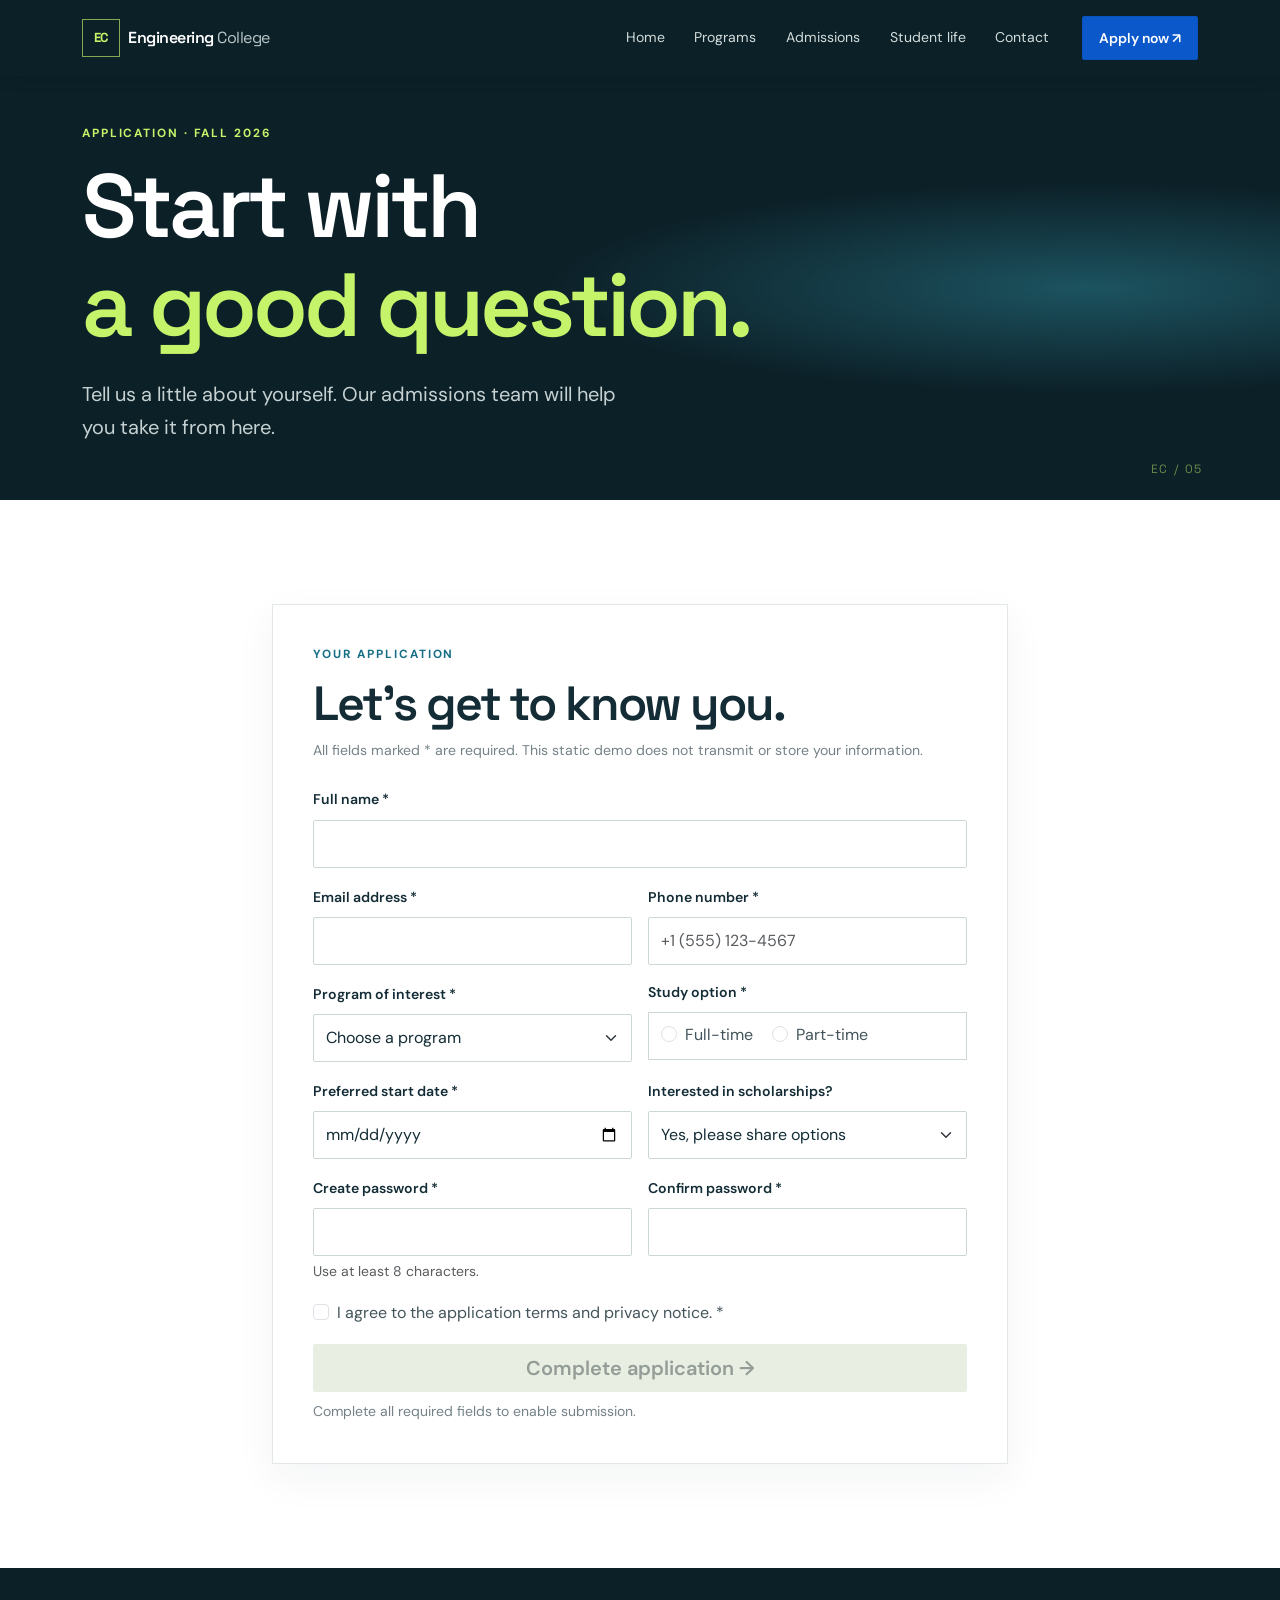
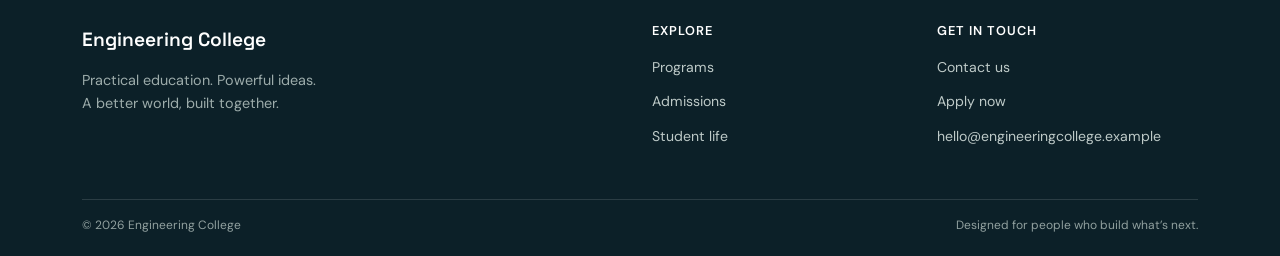
<file: register.html>
<!doctype html>
<html lang="en">
<head>
  <meta charset="utf-8"><meta name="viewport" content="width=device-width, initial-scale=1">
  <meta name="description" content="Start your Engineering College application. Choose a program and study option, and tell us how to reach you.">
  <title>Apply Now | Engineering College</title>
  <link href="https://cdn.jsdelivr.net/npm/bootstrap@5.3.3/dist/css/bootstrap.min.css" rel="stylesheet" integrity="sha384-QWTKZyjpPEjISv5WaRU9OFeRpok6YctnYmDr5pNlyT2bRjXh0JMhjY6hW+ALEwIH" crossorigin="anonymous">
  <link href="css/styles.css" rel="stylesheet"><script src="js/main.js" defer></script>
</head>
<body>
  <a class="skip-link" href="#main-content">Skip to main content</a>
  <header><nav class="navbar navbar-expand-lg navbar-dark fixed-top site-navbar" aria-label="Main navigation"><div class="container"><a class="navbar-brand d-flex align-items-center gap-2" href="index.html" aria-label="Engineering College home"><span class="brand-mark" aria-hidden="true">EC</span><span>Engineering <span class="brand-light">College</span></span></a><button class="navbar-toggler" type="button" data-bs-toggle="collapse" data-bs-target="#siteNavigation" aria-controls="siteNavigation" aria-expanded="false" aria-label="Toggle navigation"><span class="navbar-toggler-icon"></span></button><div class="collapse navbar-collapse" id="siteNavigation"><ul class="navbar-nav ms-auto align-items-lg-center"><li class="nav-item"><a class="nav-link" href="index.html">Home</a></li><li class="nav-item"><a class="nav-link" href="about.html">Programs</a></li><li class="nav-item"><a class="nav-link" href="admissions.html">Admissions</a></li><li class="nav-item"><a class="nav-link" href="student-life.html">Student life</a></li><li class="nav-item"><a class="nav-link" href="contact.html">Contact</a></li><li class="nav-item ms-lg-3"><a class="btn btn-primary btn-sm nav-cta active" href="register.html" aria-current="page">Apply now <span aria-hidden="true">↗</span></a></li></ul></div></div></nav></header>
  <main id="main-content">
    <section class="page-hero page-hero-short" aria-labelledby="page-heading"><div class="container"><p class="eyebrow text-accent">Application · Fall 2026</p><h1 id="page-heading">Start with<br><span class="text-accent">a good question.</span></h1><p class="hero-lead">Tell us a little about yourself. Our admissions team will help you take it from here.</p></div><div class="page-hero-mark" aria-hidden="true">EC / 05</div></section>
    <section class="section-padding" aria-labelledby="application-heading"><div class="container"><div class="row justify-content-center"><div class="col-lg-9 col-xl-8"><form id="registrationForm" class="form-panel" novalidate><div class="mb-4"><p class="eyebrow">Your application</p><h2 id="application-heading">Let’s get to know you.</h2><p class="form-help">All fields marked <span aria-hidden="true">*</span> are required. This static demo does not transmit or store your information.</p></div>
      <div class="row g-3"><div class="col-12"><label class="form-label" for="fullName">Full name <span aria-hidden="true">*</span></label><input class="form-control" id="fullName" name="fullName" autocomplete="name" required minlength="2" aria-describedby="fullNameError"><div class="invalid-feedback" id="fullNameError">Please enter your full name.</div></div>
      <div class="col-md-6"><label class="form-label" for="applicantEmail">Email address <span aria-hidden="true">*</span></label><input class="form-control" id="applicantEmail" name="email" type="email" autocomplete="email" required aria-describedby="applicantEmailError"><div class="invalid-feedback" id="applicantEmailError">Enter a valid email address.</div></div>
      <div class="col-md-6"><label class="form-label" for="applicantPhone">Phone number <span aria-hidden="true">*</span></label><input class="form-control" id="applicantPhone" name="phone" type="tel" autocomplete="tel" placeholder="+1 (555) 123-4567" required aria-describedby="applicantPhoneError"><div class="invalid-feedback" id="applicantPhoneError">Enter a valid phone number with 7–15 digits.</div></div>
      <div class="col-md-6"><label class="form-label" for="program">Program of interest <span aria-hidden="true">*</span></label><select class="form-select" id="program" name="program" required aria-describedby="programError"><option value="">Choose a program</option><option value="computer">Computer Engineering</option><option value="electrical">Electrical Engineering</option><option value="mechanical">Mechanical Engineering</option><option value="civil">Civil Engineering</option></select><div class="invalid-feedback" id="programError">Please choose a program.</div></div>
      <fieldset class="col-md-6" aria-describedby="studyOptionError"><legend class="form-label">Study option <span aria-hidden="true">*</span></legend><div class="radio-card-group"><div class="form-check"><input class="form-check-input" id="studyFullTime" name="studyOption" type="radio" value="full-time" required><label class="form-check-label" for="studyFullTime">Full-time</label></div><div class="form-check"><input class="form-check-input" id="studyPartTime" name="studyOption" type="radio" value="part-time"><label class="form-check-label" for="studyPartTime">Part-time</label></div></div><div class="invalid-feedback" id="studyOptionError">Please select a study option.</div></fieldset>
      <div class="col-md-6"><label class="form-label" for="startDate">Preferred start date <span aria-hidden="true">*</span></label><input class="form-control" id="startDate" name="startDate" type="date" required aria-describedby="startDateError"><div class="invalid-feedback" id="startDateError">Choose a valid date from today onward.</div></div>
      <div class="col-md-6"><label class="form-label" for="scholarshipInterest">Interested in scholarships?</label><select class="form-select" id="scholarshipInterest" name="scholarshipInterest"><option value="yes">Yes, please share options</option><option value="not-sure">I’d like to learn more</option><option value="no">Not at this time</option></select></div>
      <div class="col-md-6"><label class="form-label" for="password">Create password <span aria-hidden="true">*</span></label><input class="form-control" id="password" name="password" type="password" autocomplete="new-password" minlength="8" required aria-describedby="passwordHelp passwordError"><div class="form-text" id="passwordHelp">Use at least 8 characters.</div><div class="invalid-feedback" id="passwordError">Enter a password with at least 8 characters.</div></div>
      <div class="col-md-6"><label class="form-label" for="confirmPassword">Confirm password <span aria-hidden="true">*</span></label><input class="form-control" id="confirmPassword" name="confirmPassword" type="password" autocomplete="new-password" required aria-describedby="confirmPasswordError"><div class="invalid-feedback" id="confirmPasswordError">Passwords must match.</div></div>
      <div class="col-12"><div class="form-check"><input class="form-check-input" id="termsConsent" name="termsConsent" type="checkbox" required aria-describedby="termsError"><label class="form-check-label" for="termsConsent">I agree to the application terms and privacy notice. <span aria-hidden="true">*</span></label><div class="invalid-feedback" id="termsError">Please confirm your agreement to continue.</div></div></div>
      <div class="col-12"><button class="btn btn-primary btn-lg w-100" id="registrationSubmit" type="submit" disabled>Complete application <span aria-hidden="true">→</span></button><p class="small text-muted-custom mt-2 mb-0">Complete all required fields to enable submission.</p><div class="form-feedback mt-3" id="registrationFeedback" role="status" aria-live="polite" tabindex="-1"></div></div>
      </div>
    </form></div></div></div></section>
  </main>
  <footer class="site-footer"><div class="container"><div class="row gy-4"><div class="col-md-6"><a class="footer-brand" href="index.html">Engineering College</a><p class="footer-copy">Practical education. Powerful ideas.<br>A better world, built together.</p></div><div class="col-6 col-md-3"><h2 class="footer-title">Explore</h2><ul class="footer-links"><li><a href="about.html">Programs</a></li><li><a href="admissions.html">Admissions</a></li><li><a href="student-life.html">Student life</a></li></ul></div><div class="col-6 col-md-3"><h2 class="footer-title">Get in touch</h2><ul class="footer-links"><li><a href="contact.html">Contact us</a></li><li><a href="register.html">Apply now</a></li><li><a href="mailto:hello@engineeringcollege.example">hello@engineeringcollege.example</a></li></ul></div></div><div class="footer-bottom"><span>© <span data-current-year>2026</span> Engineering College</span><span>Designed for people who build what’s next.</span></div></div></footer>
  <script src="https://cdn.jsdelivr.net/npm/bootstrap@5.3.3/dist/js/bootstrap.bundle.min.js" integrity="sha384-YvpcrYf0tY3lHB60NNkmXc5s9fDVZLESaAA55NDzOxhy9GkcIdslK1eN7N6jIeHz" crossorigin="anonymous"></script>
</body>
</html>
</file>
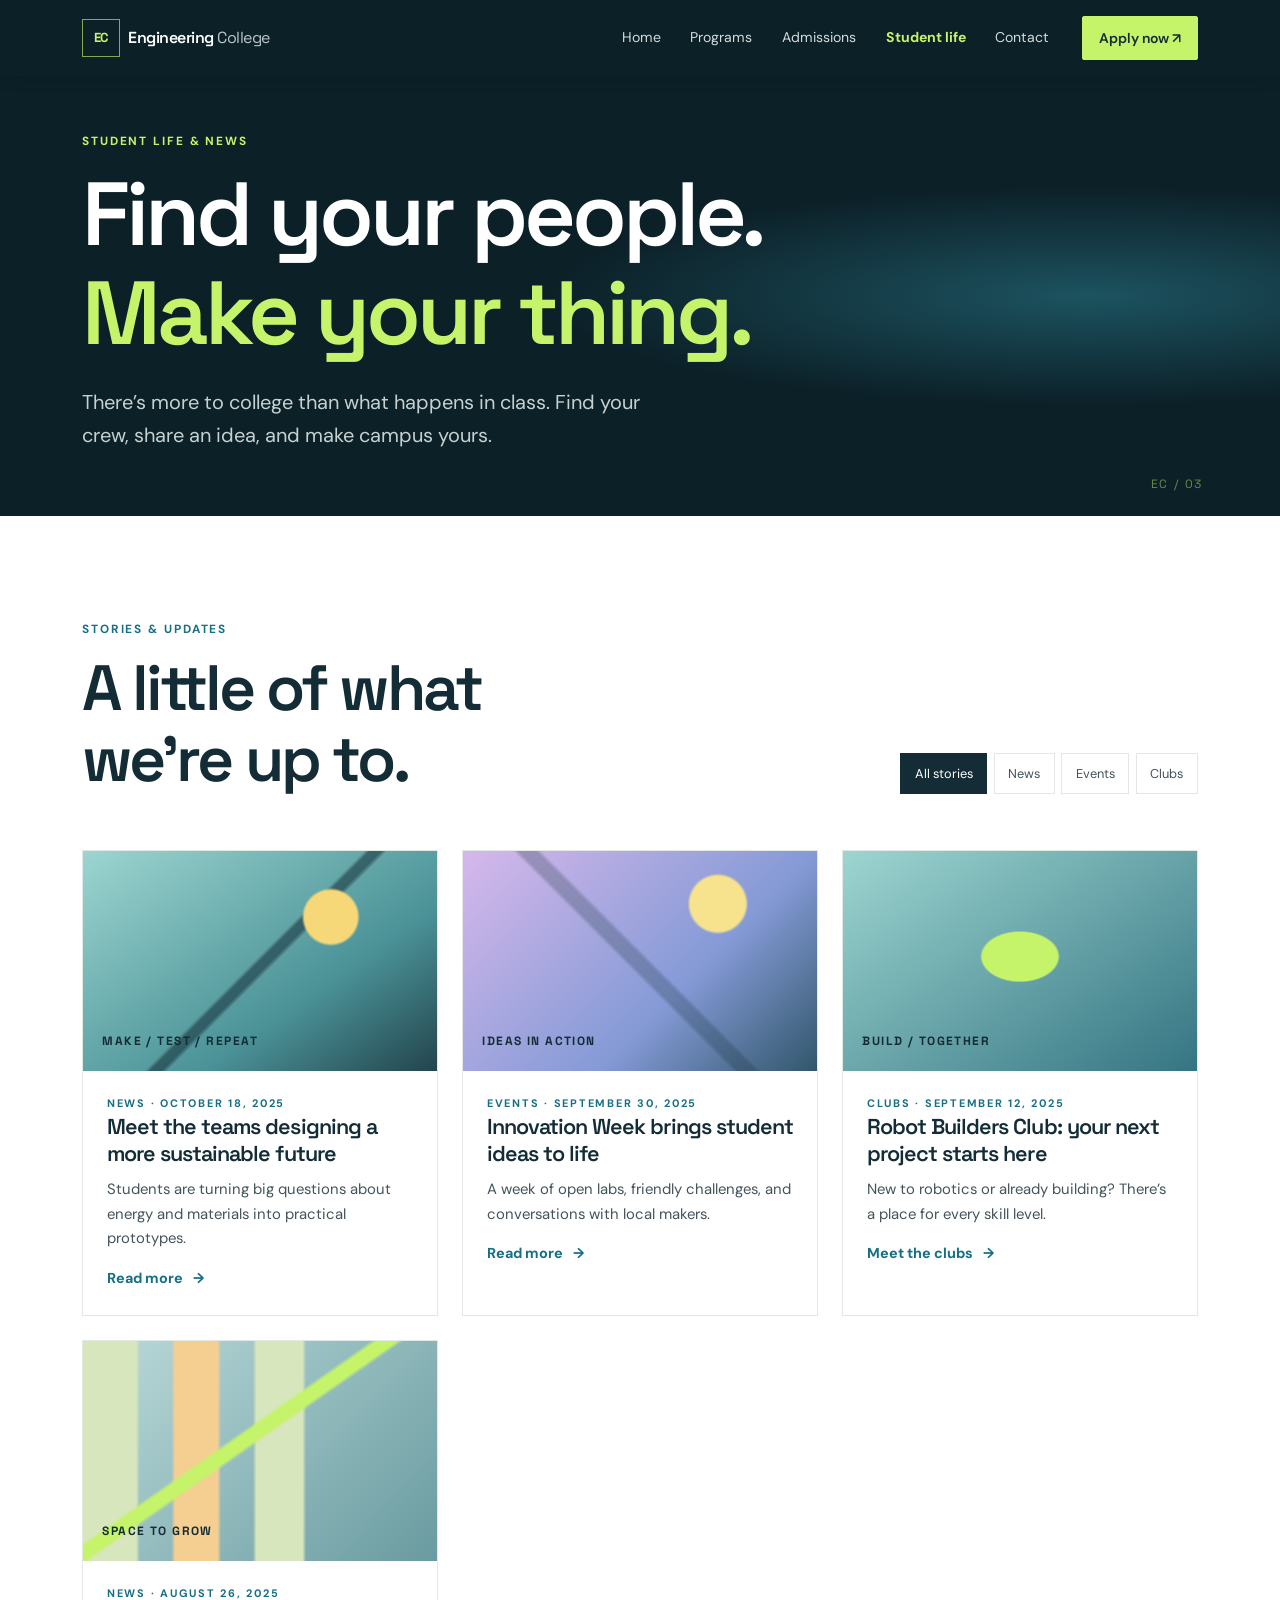
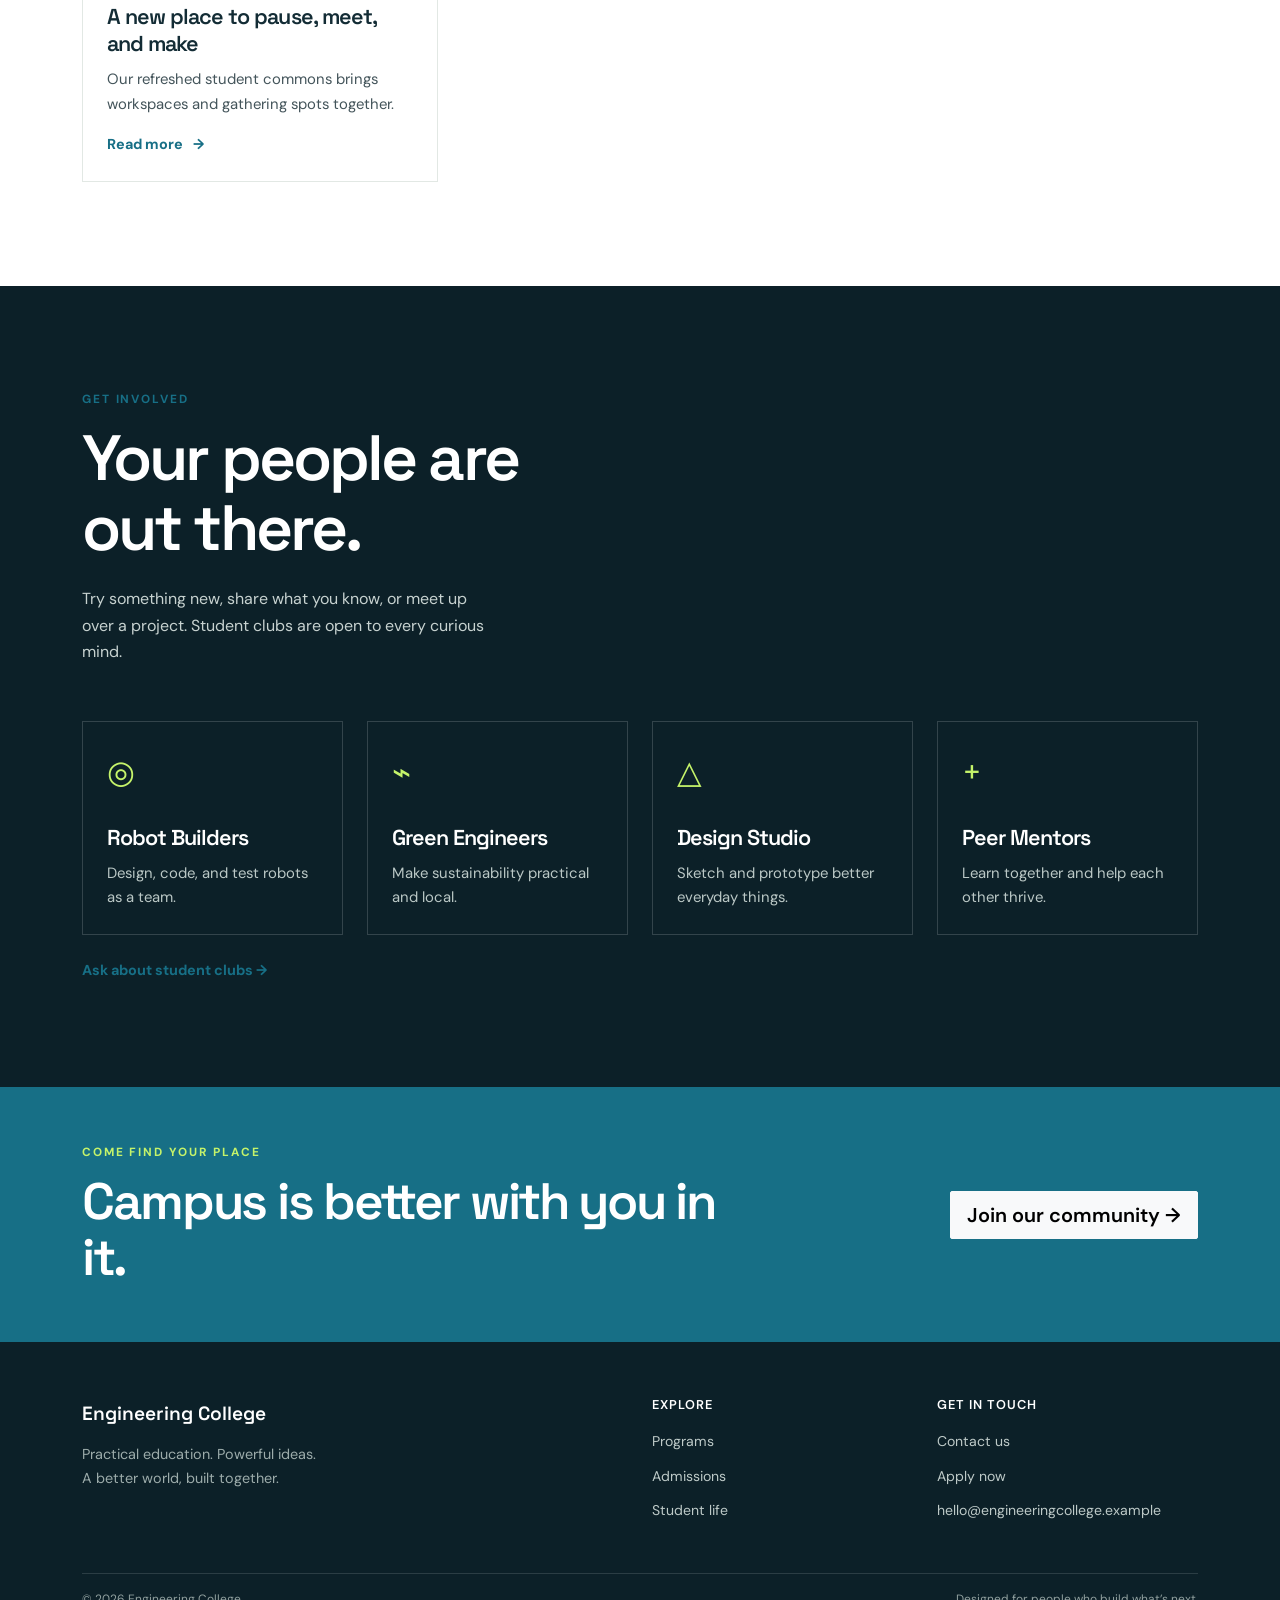
<file: student-life.html>
<!doctype html>
<html lang="en">
<head>
  <meta charset="utf-8"><meta name="viewport" content="width=device-width, initial-scale=1">
  <meta name="description" content="Find your community at Engineering College: campus news, student clubs, events, and the spaces where ideas come to life.">
  <title>Student Life | Engineering College</title>
  <link href="https://cdn.jsdelivr.net/npm/bootstrap@5.3.3/dist/css/bootstrap.min.css" rel="stylesheet" integrity="sha384-QWTKZyjpPEjISv5WaRU9OFeRpok6YctnYmDr5pNlyT2bRjXh0JMhjY6hW+ALEwIH" crossorigin="anonymous">
  <link href="css/styles.css" rel="stylesheet"><script src="js/main.js" defer></script>
</head>
<body>
  <a class="skip-link" href="#main-content">Skip to main content</a>
  <header><nav class="navbar navbar-expand-lg navbar-dark fixed-top site-navbar" aria-label="Main navigation"><div class="container"><a class="navbar-brand d-flex align-items-center gap-2" href="index.html" aria-label="Engineering College home"><span class="brand-mark" aria-hidden="true">EC</span><span>Engineering <span class="brand-light">College</span></span></a><button class="navbar-toggler" type="button" data-bs-toggle="collapse" data-bs-target="#siteNavigation" aria-controls="siteNavigation" aria-expanded="false" aria-label="Toggle navigation"><span class="navbar-toggler-icon"></span></button><div class="collapse navbar-collapse" id="siteNavigation"><ul class="navbar-nav ms-auto align-items-lg-center"><li class="nav-item"><a class="nav-link" href="index.html">Home</a></li><li class="nav-item"><a class="nav-link" href="about.html">Programs</a></li><li class="nav-item"><a class="nav-link" href="admissions.html">Admissions</a></li><li class="nav-item"><a class="nav-link active" href="student-life.html" aria-current="page">Student life</a></li><li class="nav-item"><a class="nav-link" href="contact.html">Contact</a></li><li class="nav-item ms-lg-3"><a class="btn btn-primary btn-sm nav-cta" href="register.html">Apply now <span aria-hidden="true">↗</span></a></li></ul></div></div></nav></header>
  <main id="main-content">
    <section class="page-hero" aria-labelledby="page-heading"><div class="container"><p class="eyebrow text-accent">Student life &amp; news</p><h1 id="page-heading">Find your people.<br><span class="text-accent">Make your thing.</span></h1><p class="hero-lead">There’s more to college than what happens in class. Find your crew, share an idea, and make campus yours.</p></div><div class="page-hero-mark" aria-hidden="true">EC / 03</div></section>
    <section class="section-padding" aria-labelledby="news-heading"><div class="container"><div class="section-heading d-md-flex justify-content-between align-items-end"><div><p class="eyebrow">Stories &amp; updates</p><h2 id="news-heading">A little of what<br>we’re up to.</h2></div><div class="filter-group" role="group" aria-label="Filter campus stories"><button class="filter-button active" type="button" data-filter="all" aria-pressed="true">All stories</button><button class="filter-button" type="button" data-filter="news" aria-pressed="false">News</button><button class="filter-button" type="button" data-filter="events" aria-pressed="false">Events</button><button class="filter-button" type="button" data-filter="clubs" aria-pressed="false">Clubs</button></div></div>
      <div class="row g-4 mt-2" id="storyGrid" aria-live="polite">
        <div class="col-md-6 col-lg-4 story-item" data-category="news"><article class="news-card"><div class="news-art news-art-lab" role="img" aria-label="Illustration of tools and a student engineering project"><span>MAKE / TEST / REPEAT</span></div><div class="news-card-body"><p class="eyebrow">News · October 18, 2025</p><h3>Meet the teams designing a more sustainable future</h3><p>Students are turning big questions about energy and materials into practical prototypes.</p><a class="text-link" href="contact.html">Read more <span aria-hidden="true">→</span></a></div></article></div>
        <div class="col-md-6 col-lg-4 story-item" data-category="events"><article class="news-card"><div class="news-art news-art-event" role="img" aria-label="Colorful illustration for the college's Innovation Week"><span>IDEAS IN ACTION</span></div><div class="news-card-body"><p class="eyebrow">Events · September 30, 2025</p><h3>Innovation Week brings student ideas to life</h3><p>A week of open labs, friendly challenges, and conversations with local makers.</p><a class="text-link" href="contact.html">Read more <span aria-hidden="true">→</span></a></div></article></div>
        <div class="col-md-6 col-lg-4 story-item" data-category="clubs"><article class="news-card"><div class="news-art news-art-robot" role="img" aria-label="Illustration of a small student-built robot"><span>BUILD / TOGETHER</span></div><div class="news-card-body"><p class="eyebrow">Clubs · September 12, 2025</p><h3>Robot Builders Club: your next project starts here</h3><p>New to robotics or already building? There’s a place for every skill level.</p><a class="text-link" href="#clubs">Meet the clubs <span aria-hidden="true">→</span></a></div></article></div>
        <div class="col-md-6 col-lg-4 story-item" data-category="news"><article class="news-card"><div class="news-art news-art-campus" role="img" aria-label="Illustration of a shared outdoor campus space"><span>SPACE TO GROW</span></div><div class="news-card-body"><p class="eyebrow">News · August 26, 2025</p><h3>A new place to pause, meet, and make</h3><p>Our refreshed student commons brings workspaces and gathering spots together.</p><a class="text-link" href="contact.html">Read more <span aria-hidden="true">→</span></a></div></article></div>
      </div><p id="storyNoResults" class="text-muted-custom mt-4" role="status" hidden>No stories in this category just yet.</p></div></section>
    <section class="clubs-section section-padding" id="clubs" aria-labelledby="clubs-heading"><div class="container"><div class="section-heading"><p class="eyebrow">Get involved</p><h2 id="clubs-heading">Your people are<br>out there.</h2><p class="section-intro">Try something new, share what you know, or meet up over a project. Student clubs are open to every curious mind.</p></div><div class="row g-4 mt-2"><div class="col-sm-6 col-lg-3"><article class="club-card"><span class="club-symbol" aria-hidden="true">◎</span><h3>Robot Builders</h3><p>Design, code, and test robots as a team.</p></article></div><div class="col-sm-6 col-lg-3"><article class="club-card"><span class="club-symbol" aria-hidden="true">⌁</span><h3>Green Engineers</h3><p>Make sustainability practical and local.</p></article></div><div class="col-sm-6 col-lg-3"><article class="club-card"><span class="club-symbol" aria-hidden="true">△</span><h3>Design Studio</h3><p>Sketch and prototype better everyday things.</p></article></div><div class="col-sm-6 col-lg-3"><article class="club-card"><span class="club-symbol" aria-hidden="true">+</span><h3>Peer Mentors</h3><p>Learn together and help each other thrive.</p></article></div></div><a class="text-link mt-4 d-inline-block" href="contact.html">Ask about student clubs <span aria-hidden="true">→</span></a></div></section>
    <section class="cta-band" aria-labelledby="cta-heading"><div class="container d-md-flex justify-content-between align-items-center"><div><p class="eyebrow text-accent">Come find your place</p><h2 id="cta-heading">Campus is better with you in it.</h2></div><a class="btn btn-light btn-lg" href="register.html">Join our community <span aria-hidden="true">→</span></a></div></section>
  </main>
  <footer class="site-footer"><div class="container"><div class="row gy-4"><div class="col-md-6"><a class="footer-brand" href="index.html">Engineering College</a><p class="footer-copy">Practical education. Powerful ideas.<br>A better world, built together.</p></div><div class="col-6 col-md-3"><h2 class="footer-title">Explore</h2><ul class="footer-links"><li><a href="about.html">Programs</a></li><li><a href="admissions.html">Admissions</a></li><li><a href="student-life.html">Student life</a></li></ul></div><div class="col-6 col-md-3"><h2 class="footer-title">Get in touch</h2><ul class="footer-links"><li><a href="contact.html">Contact us</a></li><li><a href="register.html">Apply now</a></li><li><a href="mailto:hello@engineeringcollege.example">hello@engineeringcollege.example</a></li></ul></div></div><div class="footer-bottom"><span>© <span data-current-year>2026</span> Engineering College</span><span>Designed for people who build what’s next.</span></div></div></footer>
  <script src="https://cdn.jsdelivr.net/npm/bootstrap@5.3.3/dist/js/bootstrap.bundle.min.js" integrity="sha384-YvpcrYf0tY3lHB60NNkmXc5s9fDVZLESaAA55NDzOxhy9GkcIdslK1eN7N6jIeHz" crossorigin="anonymous"></script>
</body>
</html>
</file>
<file: css/styles.css>
@import url('https://fonts.googleapis.com/css2?family=DM+Sans:wght@400;500;600;700&family=Space+Grotesk:wght@400;500;600;700&display=swap');

:root {
  --ink: #132c35;
  --ink-deep: #0c2028;
  --body: #43545a;
  --muted: #748287;
  --paper: #f7f8f5;
  --white: #fff;
  --accent: #c5f36a;
  --blue: #176f86;
  --border: #e2e8e4;
  --heading-font: "Space Grotesk", "Arial", sans-serif;
  --body-font: "DM Sans", "Arial", sans-serif;
  --navbar-height: 76px;
}

* { box-sizing: border-box; }
html { scroll-behavior: smooth; scroll-padding-top: calc(var(--navbar-height) + 1rem); }
body { padding-top: var(--navbar-height); color: var(--body); background: var(--white); font-family: var(--body-font); line-height: 1.65; }
h1, h2, h3, h4, .navbar-brand { color: var(--ink); font-family: var(--heading-font); font-weight: 600; letter-spacing: -.045em; line-height: 1.1; }
h1 { font-size: clamp(3rem, 8vw, 6.8rem); }
h2 { font-size: clamp(2.35rem, 5vw, 4.2rem); }
h3 { font-size: 1.35rem; }
a { color: var(--blue); }
a:hover { color: #0d5264; }
.text-accent { color: var(--accent) !important; }
.text-muted-custom { color: var(--muted) !important; }
.skip-link { position: fixed; z-index: 1100; top: .5rem; left: .5rem; padding: .75rem 1rem; color: var(--ink); background: var(--accent); transform: translateY(-160%); }
.skip-link:focus { transform: translateY(0); }
.site-navbar { min-height: var(--navbar-height); background: var(--ink-deep); box-shadow: 0 2px 14px rgb(7 20 24 / 14%); }
.navbar-brand { color: var(--white); font-size: 1rem; letter-spacing: -.03em; }
.navbar-brand:hover, .navbar-brand:focus { color: var(--white); }
.brand-mark { display: grid; width: 38px; height: 38px; place-items: center; border: 1px solid rgb(197 243 106 / 65%); color: var(--accent); font-family: var(--heading-font); font-size: .82rem; font-weight: 700; }
.brand-light { color: #b8c5c6; font-weight: 400; }
.navbar-nav { gap: .25rem; }
.site-navbar .nav-link { padding: .65rem .8rem !important; color: #d3dddb; font-size: .88rem; }
.site-navbar .nav-link:hover, .site-navbar .nav-link:focus, .site-navbar .nav-link.active { color: var(--accent); }
.site-navbar .nav-link.active { font-weight: 700; }
.nav-cta { padding: .65rem 1rem; border-radius: 2px; font-weight: 700; }
.btn { border-radius: 2px; font-weight: 600; }
.btn-primary { --bs-btn-color: var(--ink); --bs-btn-bg: var(--accent); --bs-btn-border-color: var(--accent); --bs-btn-hover-color: var(--ink); --bs-btn-hover-bg: #d4ff85; --bs-btn-hover-border-color: #d4ff85; --bs-btn-disabled-color: #5b6860; --bs-btn-disabled-bg: #dce5d2; --bs-btn-disabled-border-color: #dce5d2; }
.btn-outline-light:hover { color: var(--ink); }
.hero { position: relative; display: flex; min-height: 620px; overflow: hidden; align-items: center; color: var(--white); background: radial-gradient(ellipse at 75% 55%, #1c5360 0, transparent 38%), linear-gradient(115deg, #102730 0%, #0c2028 65%, #163640 100%); }
.hero-content { position: relative; z-index: 2; padding-top: 3rem; padding-bottom: 4rem; }
.hero h1, .page-hero h1 { margin: 0 0 1.5rem; color: var(--white); }
.hero-lead { max-width: 550px; margin: 0 0 2rem; color: #c6d1d1; font-size: clamp(1.05rem, 2vw, 1.25rem); }
.eyebrow { margin-bottom: .85rem; color: var(--blue); font-size: .74rem; font-weight: 700; letter-spacing: .16em; text-transform: uppercase; }
.hero .eyebrow, .page-hero .eyebrow { color: var(--accent); }
.hero-note { display: flex; align-items: center; gap: .6rem; margin-top: 2.4rem; color: #c2cecc; font-size: .82rem; }
.hero-note-dot { width: .55rem; height: .55rem; border-radius: 50%; background: var(--accent); box-shadow: 0 0 0 5px rgb(197 243 106 / 13%); }
.hero-grid { position: absolute; inset: 0 0 0 49%; opacity: .14; background-image: linear-gradient(rgb(220 238 225 / 20%) 1px, transparent 1px), linear-gradient(90deg, rgb(220 238 225 / 20%) 1px, transparent 1px); background-size: 64px 64px; mask-image: linear-gradient(90deg, transparent, #000 45%); }
.hero-shape { position: absolute; z-index: 1; border: 1px solid rgb(197 243 106 / 36%); transform: rotate(38deg); }
.hero-shape-one { top: 21%; right: 12%; width: 260px; height: 260px; }
.hero-shape-two { top: 29%; right: 17%; width: 180px; height: 180px; border-color: rgb(197 243 106 / 20%); }
.section-padding { padding: 5.5rem 0; }
.section-heading { margin-bottom: 2rem; }
.section-heading h2 { margin-bottom: 0; }
.section-intro { max-width: 420px; margin: 1.4rem 0 0; }
.section-heading.d-md-flex .section-intro { margin: 0 0 .25rem 2rem; }
.feature-card { position: relative; min-height: 245px; padding: 1.6rem; border: 1px solid var(--border); background: var(--white); }
.feature-number { position: absolute; top: 1.4rem; right: 1.4rem; color: #a1aeac; font-family: var(--heading-font); font-size: .8rem; }
.feature-icon { display: grid; width: 46px; height: 46px; margin-bottom: 1.5rem; place-items: center; color: var(--ink); background: var(--accent); font-size: 1.6rem; }
.feature-card h3, .news-card h3, .program-card h3, .step-card h3, .club-card h3 { margin-bottom: .65rem; }
.feature-card p, .news-card p, .program-card p, .step-card p, .club-card p { margin-bottom: 0; font-size: .93rem; }
.program-band, .clubs-section { background: var(--ink-deep); color: #c7d2d0; }
.program-band h2, .clubs-section h2 { color: var(--white); }
.program-band .section-intro, .clubs-section .section-intro { color: #c7d2d0; }
.text-link { display: inline-flex; align-items: center; gap: .65rem; margin-top: 1rem; color: var(--blue); font-size: .9rem; font-weight: 700; text-decoration: none; }
.text-link:hover { text-decoration: underline; text-underline-offset: .22em; }
.program-band .text-link, .page-hero .text-link { color: var(--accent); }
.discipline-card { display: flex; min-height: 190px; flex-direction: column; justify-content: space-between; padding: 1.4rem; color: var(--ink); text-decoration: none; transition: transform .2s ease; }
.discipline-card:hover { color: var(--ink); transform: translateY(-4px); }
.discipline-card > span { font-size: 2rem; }
.discipline-card strong { font-family: var(--heading-font); font-size: 1.25rem; }
.discipline-card small { margin-top: -.5rem; font-size: .8rem; }
.discipline-cyan { background: #9de3de; }.discipline-orange { background: #ffc58d; }.discipline-lime { background: var(--accent); }.discipline-purple { background: #d2c4f6; }
.news-card { height: 100%; overflow: hidden; border: 1px solid var(--border); background: var(--white); }
.news-card-feature { display: grid; grid-template-columns: minmax(0, .85fr) minmax(0, 1fr); min-height: 275px; }
.news-art { display: flex; min-height: 220px; align-items: flex-end; justify-content: flex-start; padding: 1.2rem; overflow: hidden; color: var(--ink); font-family: var(--heading-font); font-size: .75rem; font-weight: 700; letter-spacing: .12em; }
.news-card-feature .news-art { min-height: 275px; }
.news-art-lab { background: radial-gradient(circle at 70% 30%, #f6d878 0 9%, transparent 10%), linear-gradient(135deg, transparent 49%, rgb(18 44 53 / 55%) 50% 52%, transparent 53%), linear-gradient(145deg, #9dd5d0, #4a9297 65%, #23444d); }
.news-art-event { background: radial-gradient(circle at 72% 24%, #f7e28e 0 9%, transparent 10%), linear-gradient(45deg, transparent 47%, rgb(17 43 51 / 25%) 48% 51%, transparent 52%), linear-gradient(135deg, #d6b8eb, #849ad6 62%, #31566b); }
.news-art-robot { background: radial-gradient(ellipse at 50% 48%, #c5f36a 0 15%, transparent 16%), radial-gradient(circle at 43% 46%, #132c35 0 2%, transparent 3%), radial-gradient(circle at 57% 46%, #132c35 0 2%, transparent 3%), linear-gradient(145deg, #9dd5d0, #357583); }
.news-art-campus { background: linear-gradient(145deg, transparent 43%, #c5f36a 44% 47%, transparent 48%), linear-gradient(90deg, #d7e6bd 0 15%, transparent 16% 25%, #f5ce92 26% 38%, transparent 39% 48%, #d7e6bd 49% 62%, transparent 63%), linear-gradient(135deg, #bddbda, #699ba0); }
.news-card-body { padding: 1.5rem; }
.news-card-body .eyebrow { font-size: .68rem; }
.news-card-body h3 { line-height: 1.25; }
.news-card-body > p:not(.eyebrow) { margin-top: .6rem; }
.cta-band { padding: 3.5rem 0; color: var(--white); background: #176f86; }
.cta-band h2 { max-width: 640px; margin-bottom: 0; color: var(--white); font-size: clamp(2rem, 4vw, 3.25rem); }
.cta-band .eyebrow { margin-bottom: .7rem; }
.cta-band .btn { flex-shrink: 0; margin-top: 1.5rem; }
.site-footer { padding: 3.5rem 0 1.3rem; color: #c2cdcc; background: var(--ink-deep); }
.footer-brand { color: var(--white); font-family: var(--heading-font); font-size: 1.2rem; font-weight: 600; text-decoration: none; }
.footer-brand:hover { color: var(--accent); }
.footer-copy { margin-top: .8rem; color: #9dacab; font-size: .9rem; }
.footer-title { margin-bottom: 1rem; color: var(--white); font-family: var(--body-font); font-size: .8rem; letter-spacing: .08em; text-transform: uppercase; }
.footer-links { padding: 0; margin: 0; list-style: none; }
.footer-links li { margin-bottom: .5rem; }
.footer-links a { color: #becac8; font-size: .88rem; overflow-wrap: anywhere; text-decoration: none; }
.footer-links a:hover { color: var(--accent); }
.footer-bottom { display: flex; flex-wrap: wrap; justify-content: space-between; gap: .6rem; margin-top: 2.6rem; padding-top: 1rem; border-top: 1px solid rgb(255 255 255 / 13%); color: #91a09f; font-size: .75rem; }
.page-hero { position: relative; display: flex; min-height: 440px; align-items: center; overflow: hidden; background: radial-gradient(ellipse at 85% 50%, #1c5360 0, transparent 35%), var(--ink-deep); }
.page-hero .container { position: relative; z-index: 1; padding-top: 3rem; padding-bottom: 3rem; }
.page-hero h1 { font-size: clamp(3rem, 7vw, 5.7rem); }
.page-hero .hero-lead { max-width: 570px; margin-bottom: .5rem; }
.page-hero-mark { position: absolute; right: 6%; bottom: 1.3rem; color: rgb(197 243 106 / 50%); font-family: var(--heading-font); font-size: .75rem; letter-spacing: .15em; }
.page-hero-short { min-height: 380px; }
.story-lead { color: var(--ink); font-family: var(--heading-font); font-size: 1.4rem; line-height: 1.45; }
.programs-section, .tuition-section { background: var(--paper); }
.program-card { height: 100%; padding: 1.8rem; border: 1px solid var(--border); background: var(--white); scroll-margin-top: calc(var(--navbar-height) + 1rem); }
.program-card-top { display: flex; align-items: flex-start; justify-content: space-between; margin-bottom: 2rem; }
.program-icon { display: grid; width: 52px; height: 52px; place-items: center; color: var(--ink); font-size: 1.7rem; }
.icon-cyan { background: #9de3de; }.icon-orange { background: #ffc58d; }.icon-lime { background: var(--accent); }.icon-purple { background: #d2c4f6; }
.program-code { color: #9aa8a6; font-family: var(--heading-font); font-size: .75rem; letter-spacing: .1em; }
.program-tags { display: flex; flex-wrap: wrap; gap: .45rem; padding: 0; margin: 1.2rem 0; list-style: none; }
.program-tags li { padding: .25rem .55rem; color: #4b6064; background: #eff3ef; font-size: .72rem; }
.step-card { height: 100%; padding: 1.5rem; border-top: 2px solid var(--blue); background: var(--paper); }
.step-number { display: block; margin-bottom: 2.4rem; color: var(--blue); font-family: var(--heading-font); font-size: 1.05rem; font-weight: 700; }
.tuition-table { --bs-table-bg: transparent; --bs-table-color: var(--body); }
.tuition-table th, .tuition-table td { padding: 1rem; border-color: var(--border); vertical-align: middle; }
.tuition-table thead th { color: var(--ink); font-size: .82rem; }
.tuition-table tbody th { color: var(--ink); font-weight: 600; }
.faq-accordion { --bs-accordion-bg: transparent; --bs-accordion-border-color: var(--border); --bs-accordion-btn-color: var(--ink); --bs-accordion-active-color: var(--ink); --bs-accordion-active-bg: #eff5e6; --bs-accordion-btn-focus-box-shadow: 0 0 0 .2rem rgb(23 111 134 / 15%); }
.faq-item .accordion-button { font-family: var(--heading-font); font-size: 1.08rem; font-weight: 600; }
.faq-item .accordion-body { color: var(--body); }
.filter-group { display: flex; flex-wrap: wrap; gap: .4rem; margin-top: 1.5rem; }
.filter-button { padding: .55rem .85rem; border: 1px solid var(--border); color: var(--body); background: var(--white); font: inherit; font-size: .8rem; cursor: pointer; }
.filter-button:hover, .filter-button:focus-visible { border-color: var(--blue); color: var(--blue); }
.filter-button.active { border-color: var(--ink); color: var(--white); background: var(--ink); }
.story-item[hidden] { display: none !important; }
.club-card { height: 100%; padding: 1.5rem; border: 1px solid rgb(255 255 255 / 16%); }
.club-symbol { display: block; margin-bottom: 1.7rem; color: var(--accent); font-family: var(--heading-font); font-size: 2rem; }
.club-card h3 { color: var(--white); }
.club-card p { color: #bbc8c6; }
.contact-details { display: grid; gap: 1.4rem; }
.contact-details > div:not(.map-placeholder) { display: grid; gap: .15rem; }
.contact-label { color: var(--muted); font-size: .72rem; font-weight: 700; letter-spacing: .12em; text-transform: uppercase; }
.contact-details a { width: fit-content; text-decoration: none; }
.contact-details a:hover { text-decoration: underline; }
.contact-details address { margin: 0; font-style: normal; }
.map-placeholder { display: flex; min-height: 190px; flex-direction: column; align-items: center; justify-content: center; gap: .2rem; border: 1px solid var(--border); color: var(--ink); background: linear-gradient(135deg, #e1ece0 25%, transparent 25%) 0 0 / 30px 30px, linear-gradient(225deg, #e1ece0 25%, transparent 25%) 0 0 / 30px 30px, #f3f5ef; text-align: center; }
.map-placeholder > span:first-child { color: var(--blue); font-size: 2rem; }
.map-placeholder small { color: var(--muted); }
.map-placeholder .map-note { margin-top: .6rem; color: var(--muted); font-size: .68rem; }
.form-panel { padding: clamp(1.25rem, 4vw, 2.5rem); border: 1px solid var(--border); background: var(--white); box-shadow: 0 14px 40px rgb(19 44 53 / 5%); }
.form-panel h2 { font-size: clamp(2rem, 4vw, 3rem); }
.form-panel h3 { font-size: 1.7rem; }
.form-help { color: var(--muted); font-size: .88rem; }
.form-label, .form-panel legend { color: var(--ink); font-size: .88rem; font-weight: 600; }
.form-control, .form-select { min-height: 48px; border-color: #ccd7d3; border-radius: 2px; color: var(--ink); }
textarea.form-control { min-height: 130px; }
.form-control:focus, .form-select:focus, .form-check-input:focus { border-color: var(--blue); box-shadow: 0 0 0 .2rem rgb(23 111 134 / 16%); }
.form-check-input:checked { border-color: var(--blue); background-color: var(--blue); }
.form-check-label { color: var(--body); }
.radio-card-group { display: flex; min-height: 48px; align-items: center; gap: 1.2rem; padding: .5rem .75rem; border: 1px solid #ccd7d3; }
.form-feedback { color: #145a3c; font-weight: 600; }
.form-feedback.error { color: #a12828; }
.form-feedback:empty { display: none; }
.honeypot { position: absolute; width: 1px; height: 1px; overflow: hidden; clip: rect(0, 0, 0, 0); white-space: nowrap; }
.honeypot input { position: absolute; left: -10000px; }

:focus-visible { outline: 3px solid #e29a42; outline-offset: 3px; }
@media (min-width: 768px) {
  .section-padding { padding: 6.5rem 0; }
  .cta-band .btn { margin-top: 0; margin-left: 2rem; }
}
@media (max-width: 991.98px) {
  .site-navbar .navbar-collapse { padding: .5rem 0 1rem; }
  .site-navbar .navbar-nav { align-items: stretch !important; }
  .site-navbar .nav-cta { display: inline-block; margin-top: .5rem; }
}
@media (max-width: 767.98px) {
  :root { --navbar-height: 68px; }
  .row.g-5 { --bs-gutter-x: 1.5rem; }
  .hero { min-height: 570px; }
  .hero-shape-one { right: -25%; opacity: .7; }
  .hero-shape-two { right: -12%; opacity: .7; }
  .hero-grid { left: 20%; }
  .section-padding { padding: 4.2rem 0; }
  .section-heading.d-md-flex .section-intro { margin: 1.2rem 0 0; }
  .news-card-feature { display: block; }
  .news-card-feature .news-art { min-height: 210px; }
  .footer-bottom { flex-direction: column; }
  .page-hero { min-height: 390px; }
  .page-hero-short { min-height: 340px; }
  .filter-group { margin-top: .5rem; }
}
@media (prefers-reduced-motion: reduce) {
  *, *::before, *::after { scroll-behavior: auto !important; transition-duration: .01ms !important; animation-duration: .01ms !important; animation-iteration-count: 1 !important; }
}
</file>
